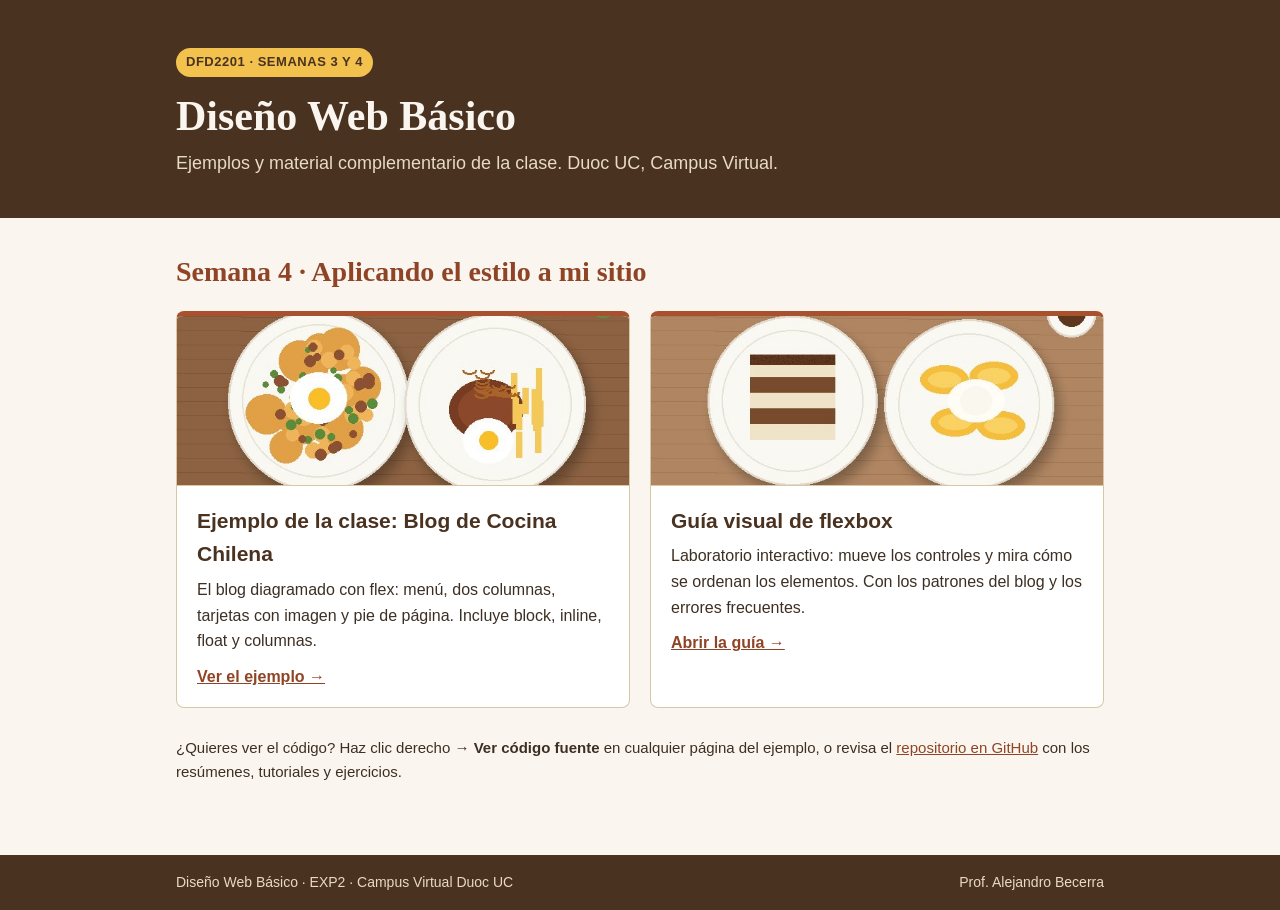
<file: index.html>
<!DOCTYPE html>
<html lang="es">
<head>
    <meta charset="UTF-8">
    <meta name="viewport" content="width=device-width, initial-scale=1.0">
    <title>Diseño Web Básico · Material de clase</title>
    <style>
        * { box-sizing: border-box; }
        body {
            margin: 0;
            font-family: Arial, Helvetica, sans-serif;
            line-height: 1.6;
            color: #3d2f23;
            background-color: #faf6ef;
        }
        .cabecera {
            background-color: #4a3221;
            color: #faf6ef;
            padding: 48px 20px 40px;
        }
        .contenedor {
            max-width: 960px;
            margin: 0 auto;
            padding: 0 16px;
        }
        .etiqueta {
            display: inline-block;
            font-size: 13px;
            font-weight: bold;
            text-transform: uppercase;
            letter-spacing: .04em;
            padding: 4px 10px;
            border-radius: 999px;
            background-color: #f2c14e;
            color: #4a3221;
        }
        h1 {
            font-family: Georgia, 'Times New Roman', serif;
            font-size: 42px;
            line-height: 1.2;
            margin: 14px 0 8px;
        }
        .cabecera p { margin: 0; color: #e8dac5; font-size: 18px; }
        main.contenedor { padding-top: 32px; padding-bottom: 56px; }
        h2 {
            font-family: Georgia, 'Times New Roman', serif;
            color: #8f4426;
            font-size: 28px;
            margin: 0 0 16px;
        }
        .tarjetas {
            display: flex;
            flex-wrap: wrap;
            gap: 20px;
        }
        .tarjeta {
            flex: 1 1 280px;
            display: flex;
            flex-direction: column;
            background-color: #ffffff;
            border: 1px solid #d9c6a5;
            border-top: 5px solid #a8512e;
            border-radius: 8px;
            overflow: hidden;
            color: inherit;
            text-decoration: none;
        }
        .tarjeta img {
            display: block;
            width: 100%;
            height: 170px;
            object-fit: cover;
            border-bottom: 1px solid #d9c6a5;
        }
        .tarjeta-cuerpo { flex: 1; padding: 18px 20px; }
        .tarjeta h3 { margin: 0 0 6px; font-size: 21px; color: #4a3221; }
        .tarjeta p { margin: 0 0 10px; }
        .ver { font-weight: bold; color: #8f4426; text-decoration: underline; }
        .tarjeta:hover { border-top-color: #4a3221; }
        .tarjeta:hover .ver { color: #4a3221; }
        .nota { margin-top: 28px; font-size: 15px; }
        .nota a { color: #8f4426; }
        .pie-pagina {
            background-color: #4a3221;
            color: #e8dac5;
            font-size: 14px;
            padding: 16px 0;
        }
        .pie-pagina .contenedor {
            display: flex;
            flex-wrap: wrap;
            justify-content: space-between;
            gap: 8px;
        }
        .pie-pagina p { margin: 0; }
        @media (max-width: 600px) { h1 { font-size: 32px; } }
    </style>
</head>
<body>

    <header class="cabecera">
        <div class="contenedor">
            <span class="etiqueta">DFD2201 · Semanas 3 y 4</span>
            <h1>Diseño Web Básico</h1>
            <p>Ejemplos y material complementario de la clase. Duoc UC, Campus Virtual.</p>
        </div>
    </header>

    <main class="contenedor">
        <h2>Semana 4 · Aplicando el estilo a mi sitio</h2>

        <div class="tarjetas">
            <a class="tarjeta" href="semana-04/material-clase/index.html">
                <img src="semana-04/material-clase/assets/img/platos-de-fondo.jpg" alt="Platos de charquicán y bife a lo pobre sobre una mesa de madera" width="640" height="400">
                <div class="tarjeta-cuerpo">
                    <h3>Ejemplo de la clase: Blog de Cocina Chilena</h3>
                    <p>El blog diagramado con flex: menú, dos columnas, tarjetas con imagen y pie de página. Incluye block, inline, float y columnas.</p>
                    <span class="ver">Ver el ejemplo →</span>
                </div>
            </a>

            <a class="tarjeta" href="semana-04/index.html">
                <img src="semana-04/material-clase/assets/img/postres.jpg" alt="Tiramisú y papayas con crema sobre una mesa de madera" width="640" height="400">
                <div class="tarjeta-cuerpo">
                    <h3>Guía visual de flexbox</h3>
                    <p>Laboratorio interactivo: mueve los controles y mira cómo se ordenan los elementos. Con los patrones del blog y los errores frecuentes.</p>
                    <span class="ver">Abrir la guía →</span>
                </div>
            </a>
        </div>

        <p class="nota">¿Quieres ver el código? Haz clic derecho → <strong>Ver código fuente</strong> en cualquier página del ejemplo, o revisa el <a href="https://github.com/abecerraguz/diseno-web-basico-001A">repositorio en GitHub</a> con los resúmenes, tutoriales y ejercicios.</p>
    </main>

    <footer class="pie-pagina">
        <div class="contenedor">
            <p>Diseño Web Básico · EXP2 · Campus Virtual Duoc UC</p>
            <p>Prof. Alejandro Becerra</p>
        </div>
    </footer>

</body>
</html>
</file>
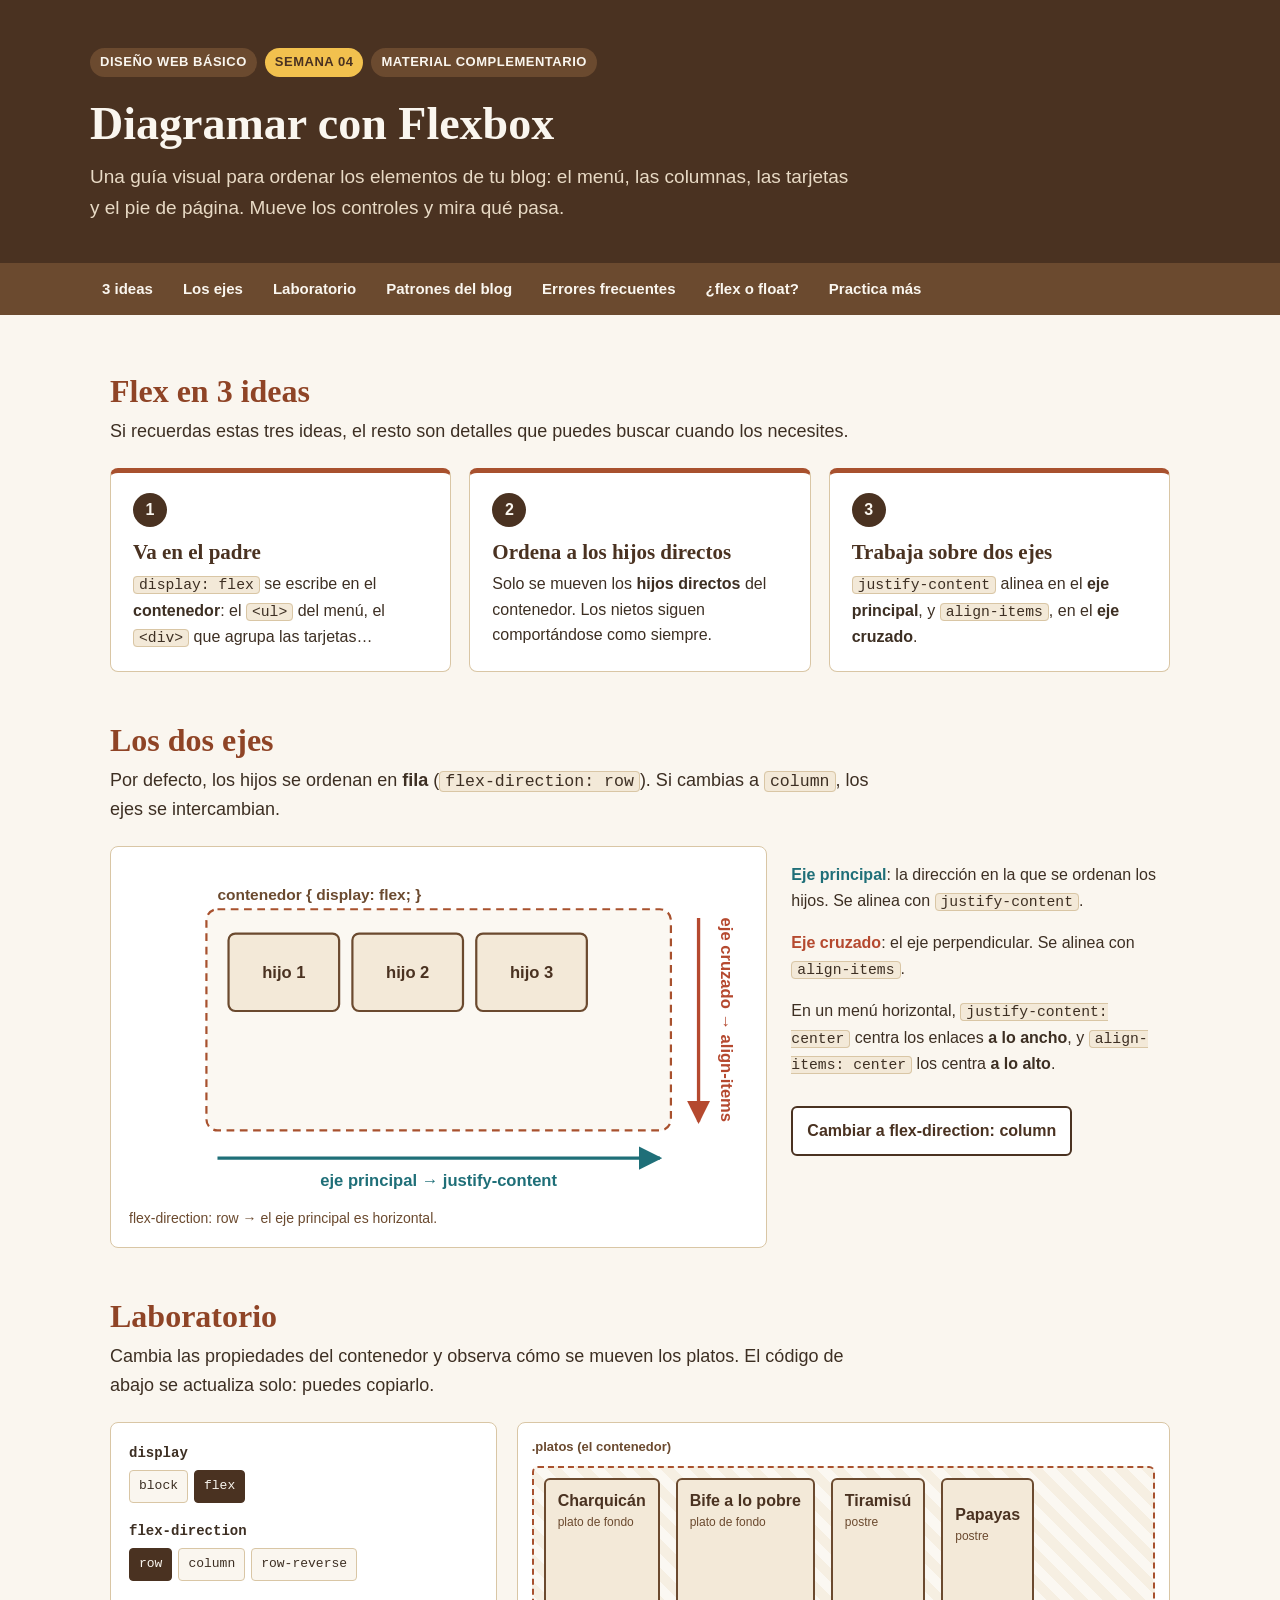
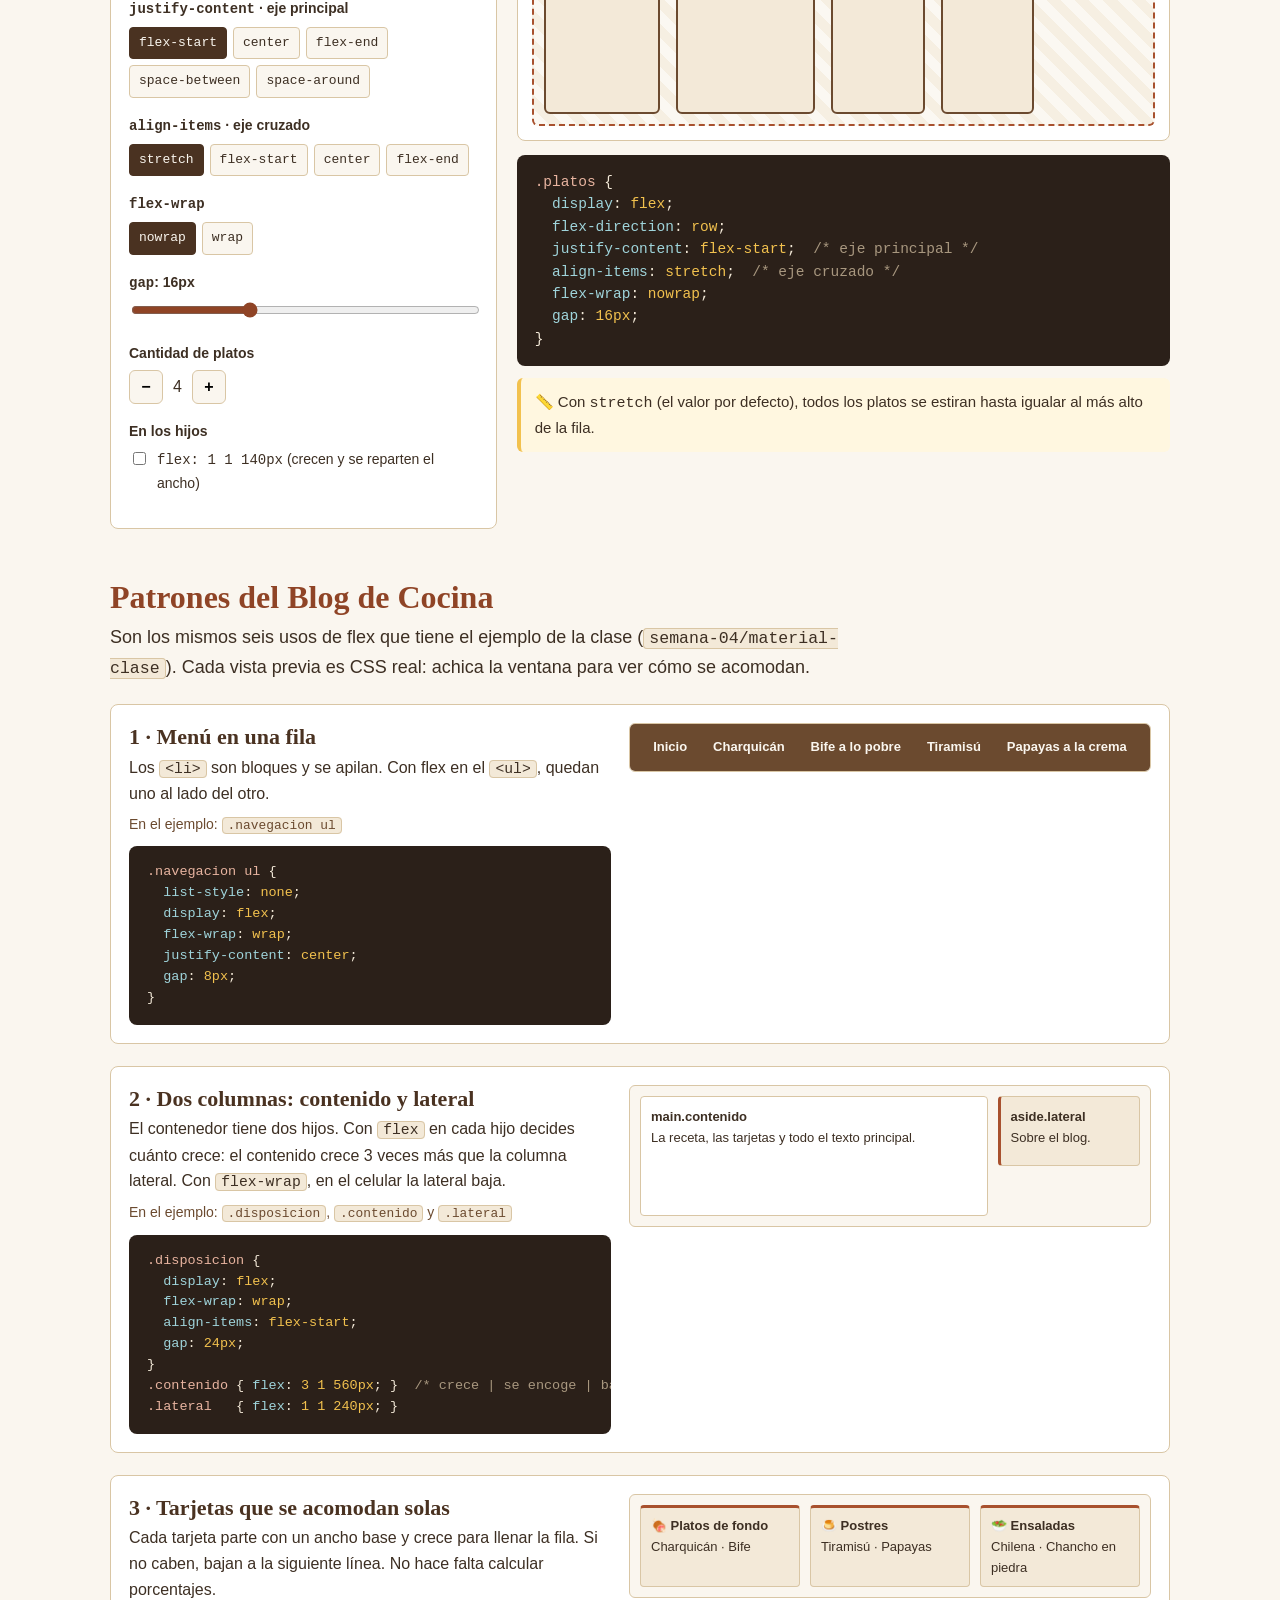
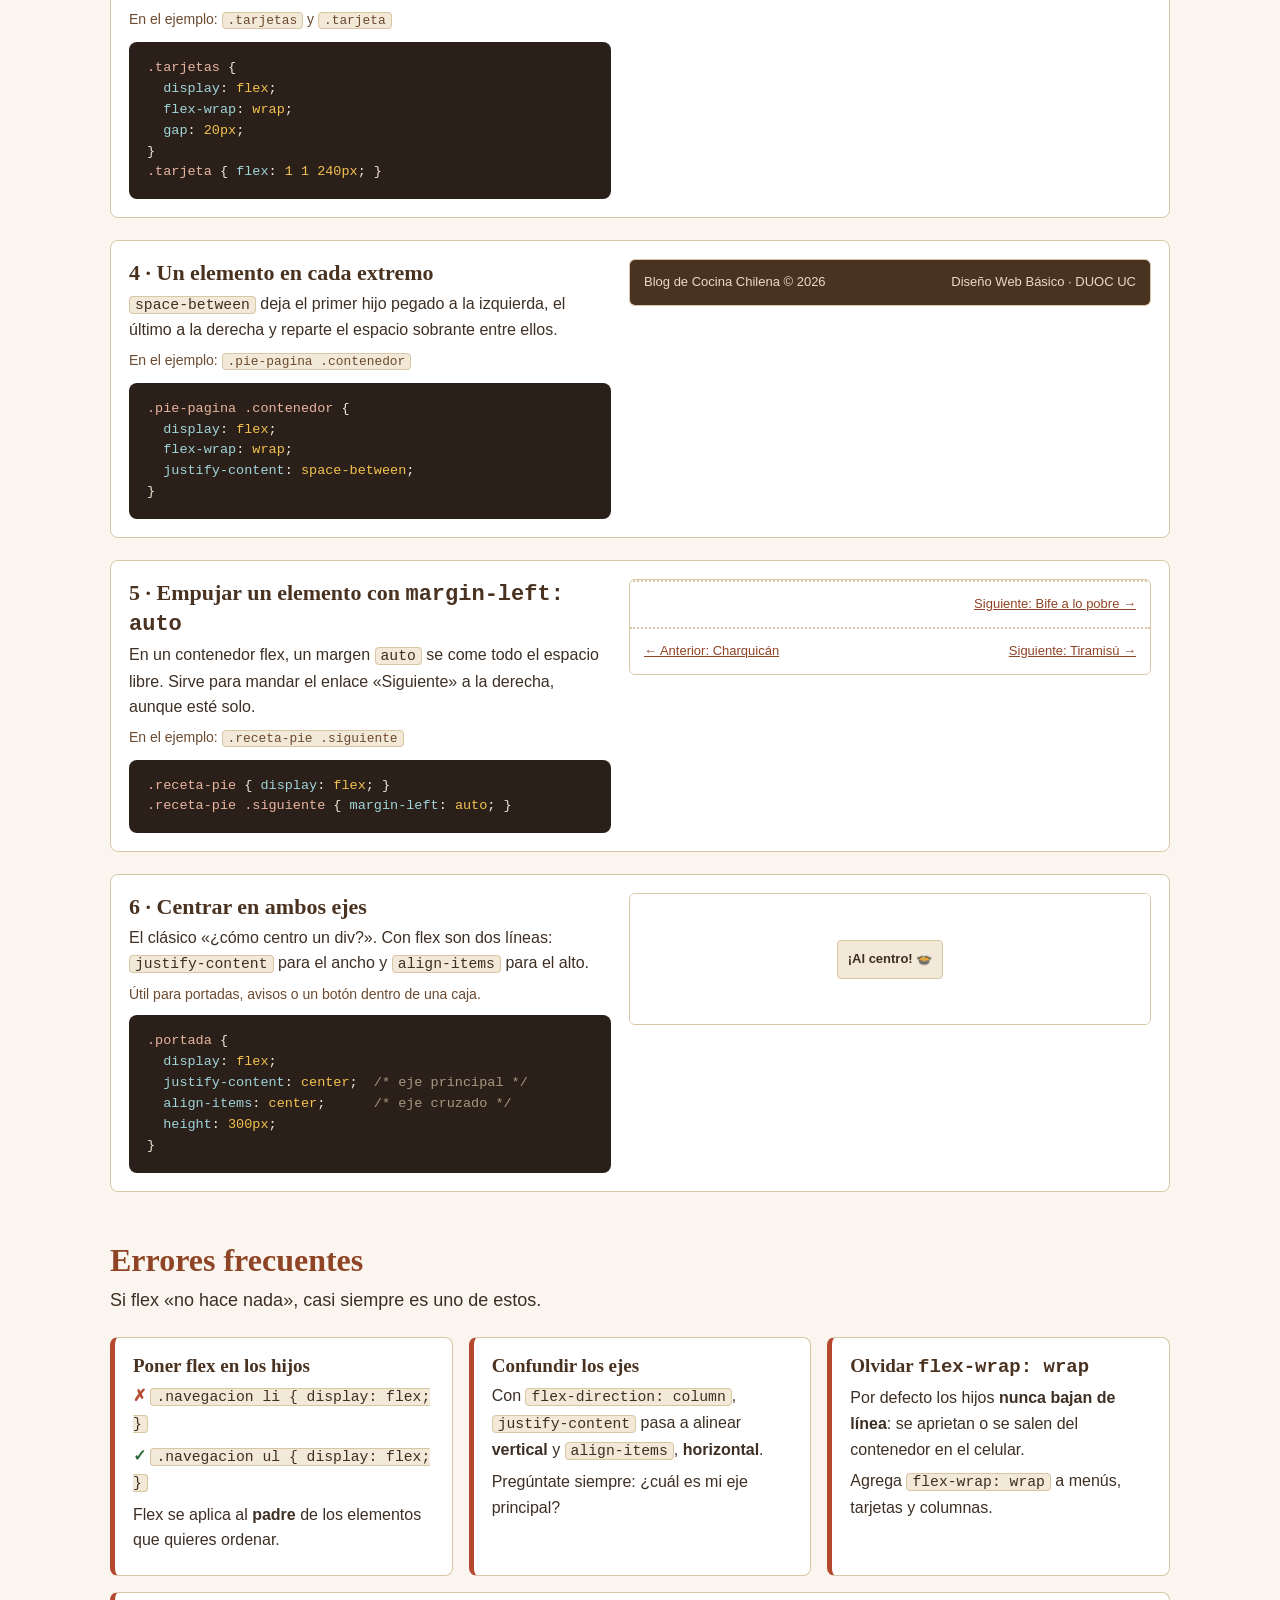
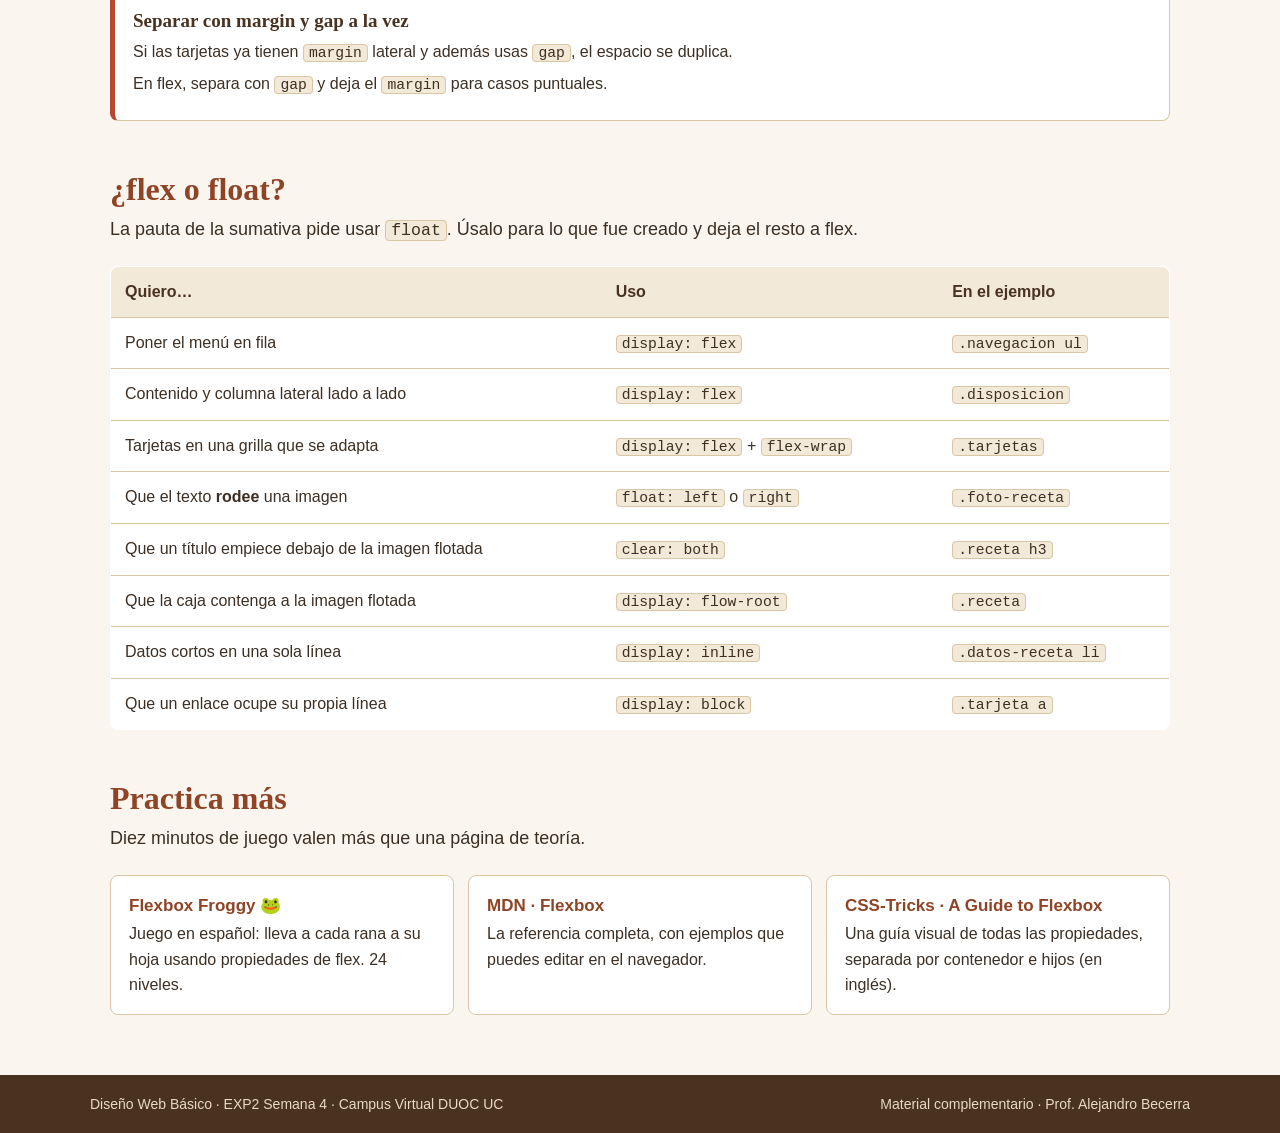
<file: semana-04/index.html>
<!DOCTYPE html>
<html lang="es">
<head>
<meta charset="UTF-8">
<meta name="viewport" content="width=device-width, initial-scale=1.0">
<title>Flexbox · Guía visual</title>
<style>
  :root {
    --cafe-oscuro: #4a3221;
    --cafe: #6b4a2f;
    --terracota: #8f4426;
    --terracota-cl: #a8512e;
    --crema: #faf6ef;
    --crema-c: #f3e9d8;
    --borde: #d9c6a5;
    --texto: #3d2f23;
    --blanco: #ffffff;
    --principal: #1f6f78;
    --cruzado: #b5492f;
    --codigo-bg: #2b2019;
    --codigo-tx: #f3e9d8;
  }
  * { box-sizing: border-box; }
  body {
    margin: 0;
    font-family: Arial, Helvetica, sans-serif;
    font-size: 16px;
    line-height: 1.6;
    color: var(--texto);
    background: var(--crema);
  }
  h1, h2, h3 { font-family: Georgia, 'Times New Roman', serif; line-height: 1.25; }
  code, pre { font-family: 'SFMono-Regular', Consolas, 'Liberation Mono', Menlo, monospace; }
  p code, li code, td code {
    background: var(--crema-c);
    border: 1px solid var(--borde);
    border-radius: 4px;
    padding: 0 5px;
    font-size: 0.92em;
  }
  a { color: var(--terracota); }
  a:hover { color: var(--cafe-oscuro); }

  /* ---------- cabecera ---------- */
  .portada {
    background: var(--cafe-oscuro);
    color: var(--crema);
    padding: 48px 20px 40px;
  }
  .portada .ancho { max-width: 1100px; margin: 0 auto; }
  .etiquetas { display: flex; flex-wrap: wrap; gap: 8px; margin-bottom: 18px; }
  .etiqueta {
    font-size: 13px; font-weight: bold; letter-spacing: .04em; text-transform: uppercase;
    padding: 4px 10px; border-radius: 999px; background: var(--cafe); color: var(--crema);
  }
  .etiqueta.amarilla { background: #f2c14e; color: var(--cafe-oscuro); }
  .portada h1 { font-size: 46px; margin: 0 0 10px; }
  .portada p { font-size: 19px; max-width: 760px; margin: 0; color: #e8dac5; }

  .indice {
    position: sticky; top: 0; z-index: 5;
    background: var(--cafe);
    padding: 8px 20px;
  }
  .indice ul {
    list-style: none; margin: 0 auto; padding: 0; max-width: 1100px;
    display: flex; flex-wrap: wrap; gap: 4px 6px;
  }
  .indice a {
    display: block; padding: 6px 12px; border-radius: 4px;
    color: var(--crema); text-decoration: none; font-weight: bold; font-size: 15px;
  }
  .indice a:hover { background: var(--cafe-oscuro); color: var(--blanco); }

  main { max-width: 1100px; margin: 0 auto; padding: 8px 20px 60px; }
  section { margin-top: 48px; scroll-margin-top: 64px; }
  section > h2 { font-size: 32px; color: var(--terracota); margin: 0 0 6px; }
  .bajada { margin: 0 0 22px; font-size: 18px; max-width: 780px; }

  /* ---------- 3 ideas ---------- */
  .ideas { display: flex; flex-wrap: wrap; gap: 18px; }
  .idea {
    flex: 1 1 260px;
    background: var(--blanco);
    border: 1px solid var(--borde);
    border-top: 5px solid var(--terracota-cl);
    border-radius: 8px;
    padding: 20px 22px;
  }
  .idea .num {
    display: inline-flex; align-items: center; justify-content: center;
    width: 34px; height: 34px; border-radius: 50%;
    background: var(--cafe-oscuro); color: var(--crema); font-weight: bold;
  }
  .idea h3 { font-size: 21px; margin: 12px 0 6px; color: var(--cafe-oscuro); }
  .idea p { margin: 0; }

  /* ---------- ejes ---------- */
  .ejes {
    display: flex; flex-wrap: wrap; gap: 24px; align-items: stretch;
  }
  .ejes figure {
    flex: 2 1 460px; margin: 0;
    background: var(--blanco); border: 1px solid var(--borde); border-radius: 8px; padding: 18px;
  }
  .ejes figcaption { font-size: 14px; color: var(--cafe); margin-top: 10px; }
  .ejes .explica { flex: 1 1 280px; }
  .ejes svg { width: 100%; height: auto; display: block; }
  .chip-eje { font-weight: bold; }
  .chip-eje.p { color: var(--principal); }
  .chip-eje.c { color: var(--cruzado); }
  .boton-eje {
    margin-top: 12px;
    font: inherit; font-weight: bold; cursor: pointer;
    padding: 10px 14px; border-radius: 6px;
    border: 2px solid var(--cafe-oscuro); background: var(--blanco); color: var(--cafe-oscuro);
  }
  .boton-eje:hover { background: var(--cafe-oscuro); color: var(--crema); }

  /* ---------- laboratorio ---------- */
  .lab {
    display: flex; flex-wrap: wrap; gap: 20px; align-items: flex-start;
  }
  .controles {
    flex: 1 1 300px;
    background: var(--blanco); border: 1px solid var(--borde); border-radius: 8px; padding: 18px;
  }
  .control { margin-bottom: 16px; }
  .control > span { display: block; font-weight: bold; font-size: 14px; margin-bottom: 6px; }
  .control > span code { font-weight: bold; }
  .opciones { display: flex; flex-wrap: wrap; gap: 6px; }
  .opciones button {
    font: inherit; font-size: 13px; cursor: pointer;
    padding: 5px 9px; border-radius: 4px;
    border: 1px solid var(--borde); background: var(--crema); color: var(--texto);
    font-family: 'SFMono-Regular', Consolas, 'Liberation Mono', Menlo, monospace;
  }
  .opciones button:hover { border-color: var(--cafe); }
  .opciones button[aria-pressed="true"] {
    background: var(--cafe-oscuro); border-color: var(--cafe-oscuro); color: var(--crema);
  }
  .control input[type=range] { width: 100%; accent-color: var(--terracota); }
  .fila-items { display: flex; align-items: center; gap: 10px; }
  .fila-items button {
    font: inherit; font-weight: bold; width: 34px; height: 34px; cursor: pointer;
    border-radius: 6px; border: 1px solid var(--borde); background: var(--crema);
  }
  .control label { display: flex; align-items: flex-start; gap: 8px; font-size: 14px; cursor: pointer; }
  .control label code { white-space: nowrap; }
  .control label input { margin-top: 4px; }

  .resultado { flex: 2 1 480px; min-width: 0; }
  .marco {
    background: var(--blanco); border: 1px solid var(--borde); border-radius: 8px; padding: 14px;
  }
  .marco-titulo { font-size: 13px; font-weight: bold; color: var(--cafe); margin: 0 0 8px; }
  #escenario {
    min-height: 260px;
    padding: 10px;
    border: 2px dashed var(--terracota-cl);
    border-radius: 6px;
    background: repeating-linear-gradient(45deg, #fbf8f2, #fbf8f2 10px, #f6efe2 10px, #f6efe2 20px);
    transition: all .2s;
  }
  .plato {
    background: var(--crema-c);
    border: 2px solid var(--cafe);
    border-radius: 6px;
    padding: 8px 12px;
    font-weight: bold;
    color: var(--cafe-oscuro);
    min-width: 90px;
  }
  .plato small { display: block; font-weight: normal; font-size: 12px; color: var(--cafe); }
  .plato:nth-child(2) { padding-bottom: 30px; }
  .plato:nth-child(4) { padding-top: 22px; padding-bottom: 22px; }
  pre.codigo {
    margin: 14px 0 0;
    background: var(--codigo-bg); color: var(--codigo-tx);
    border-radius: 8px; padding: 16px 18px;
    overflow-x: auto; font-size: 14.5px; line-height: 1.55;
  }
  pre.codigo .p { color: #9fd4db; }
  pre.codigo .v { color: #f2c14e; }
  pre.codigo .s { color: #e8b4a0; }
  pre.codigo .c { color: #a8977f; }
  .pista {
    margin-top: 12px; padding: 12px 14px; border-radius: 6px;
    background: #fff7e0; border-left: 4px solid #f2c14e; font-size: 15px;
  }

  /* ---------- patrones ---------- */
  .patrones { display: flex; flex-direction: column; gap: 22px; }
  .patron {
    display: flex; flex-wrap: wrap; gap: 18px;
    background: var(--blanco); border: 1px solid var(--borde); border-radius: 8px; padding: 18px;
  }
  .patron .info { flex: 1 1 300px; min-width: 0; }
  .patron .info h3 { margin: 0 0 4px; font-size: 22px; color: var(--cafe-oscuro); }
  .patron .info p { margin: 0 0 6px; }
  .patron .info .donde { font-size: 14px; color: var(--cafe); }
  .patron .vista { flex: 1 1 340px; min-width: 0; }
  .patron pre.codigo { margin-top: 10px; font-size: 13.5px; }
  .mini {
    border: 1px solid var(--borde); border-radius: 6px; overflow: hidden; background: var(--crema);
    font-size: 13px;
  }
  .mini .caja-hija {
    background: var(--crema-c); border: 1px solid var(--borde); border-radius: 4px; padding: 8px 10px;
  }
  /* patrón 1: menú */
  .m-menu { background: var(--cafe); padding: 8px; }
  .m-menu ul { list-style: none; margin: 0; padding: 0; display: flex; flex-wrap: wrap; justify-content: center; gap: 6px; }
  .m-menu a { display: block; padding: 5px 10px; border-radius: 4px; color: var(--crema); text-decoration: none; font-weight: bold; }
  .m-menu a:hover { background: var(--cafe-oscuro); }
  /* patrón 2: dos columnas */
  .m-cols { display: flex; flex-wrap: wrap; gap: 10px; padding: 10px; align-items: flex-start; }
  .m-cols .principal { flex: 3 1 160px; background: var(--blanco); border: 1px solid var(--borde); border-radius: 4px; padding: 10px; min-height: 120px; }
  .m-cols .lado { flex: 1 1 80px; background: var(--crema-c); border: 1px solid var(--borde); border-left: 3px solid var(--terracota-cl); border-radius: 4px; padding: 10px; min-height: 70px; }
  /* patrón 3: tarjetas */
  .m-tarjetas { display: flex; flex-wrap: wrap; gap: 10px; padding: 10px; }
  .m-tarjetas .caja-hija { flex: 1 1 110px; border-top: 3px solid var(--terracota-cl); }
  /* patrón 4: extremos */
  .m-extremos { display: flex; flex-wrap: wrap; justify-content: space-between; gap: 8px; padding: 12px 14px; background: var(--cafe-oscuro); color: #e8dac5; }
  /* patrón 5: margin auto */
  .m-auto { display: flex; gap: 8px; padding: 12px 14px; border-top: 2px dotted var(--borde); background: var(--blanco); }
  .m-auto .siguiente { margin-left: auto; }
  .m-auto a { color: var(--terracota); }
  /* patrón 6: centrar */
  .m-centro { display: flex; justify-content: center; align-items: center; height: 130px; background: var(--blanco); }
  .m-centro .caja-hija { font-weight: bold; }

  /* ---------- errores y tabla ---------- */
  .errores { display: flex; flex-wrap: wrap; gap: 16px; }
  .error {
    flex: 1 1 300px;
    background: var(--blanco); border: 1px solid var(--borde); border-left: 5px solid var(--cruzado);
    border-radius: 8px; padding: 16px 18px;
  }
  .error h3 { margin: 0 0 6px; font-size: 19px; color: var(--cafe-oscuro); }
  .error p { margin: 0 0 6px; }
  .error .bien { color: #2f6b3a; font-weight: bold; }
  .error .mal { color: var(--cruzado); font-weight: bold; }

  table { width: 100%; border-collapse: collapse; background: var(--blanco); border: 1px solid var(--borde); border-radius: 8px; overflow: hidden; }
  th, td { text-align: left; padding: 12px 14px; border-bottom: 1px solid var(--borde); vertical-align: top; }
  th { background: var(--crema-c); color: var(--cafe-oscuro); }
  tr:last-child td { border-bottom: 0; }
  .tabla-envoltorio { overflow-x: auto; }

  .recursos { display: flex; flex-wrap: wrap; gap: 14px; }
  .recurso {
    flex: 1 1 240px; display: block; text-decoration: none; color: var(--texto);
    background: var(--blanco); border: 1px solid var(--borde); border-radius: 8px; padding: 16px 18px;
  }
  .recurso:hover { border-color: var(--terracota); color: var(--texto); }
  .recurso strong { display: block; color: var(--terracota); font-size: 17px; margin-bottom: 2px; }

  footer {
    background: var(--cafe-oscuro); color: #e8dac5; font-size: 14px; padding: 18px 20px;
  }
  footer .ancho { max-width: 1100px; margin: 0 auto; display: flex; flex-wrap: wrap; justify-content: space-between; gap: 8px; }

  @media (max-width: 600px) {
    .portada h1 { font-size: 34px; }
    section > h2 { font-size: 26px; }
  }
</style>
</head>
<body>

<header class="portada">
  <div class="ancho">
    <div class="etiquetas">
      <span class="etiqueta">Diseño Web Básico</span>
      <span class="etiqueta amarilla">Semana 04</span>
      <span class="etiqueta">Material complementario</span>
    </div>
    <h1>Diagramar con Flexbox</h1>
    <p>Una guía visual para ordenar los elementos de tu blog: el menú, las columnas, las tarjetas y el pie de página. Mueve los controles y mira qué pasa.</p>
  </div>
</header>

<nav class="indice" aria-label="Secciones de la guía">
  <ul>
    <li><a href="#ideas">3 ideas</a></li>
    <li><a href="#ejes">Los ejes</a></li>
    <li><a href="#laboratorio">Laboratorio</a></li>
    <li><a href="#patrones">Patrones del blog</a></li>
    <li><a href="#errores">Errores frecuentes</a></li>
    <li><a href="#flex-o-float">¿flex o float?</a></li>
    <li><a href="#practica">Practica más</a></li>
  </ul>
</nav>

<main>

  <!-- ================= 3 IDEAS ================= -->
  <section id="ideas">
    <h2>Flex en 3 ideas</h2>
    <p class="bajada">Si recuerdas estas tres ideas, el resto son detalles que puedes buscar cuando los necesites.</p>
    <div class="ideas">
      <article class="idea">
        <span class="num">1</span>
        <h3>Va en el padre</h3>
        <p><code>display: flex</code> se escribe en el <strong>contenedor</strong>: el <code>&lt;ul&gt;</code> del menú, el <code>&lt;div&gt;</code> que agrupa las tarjetas…</p>
      </article>
      <article class="idea">
        <span class="num">2</span>
        <h3>Ordena a los hijos directos</h3>
        <p>Solo se mueven los <strong>hijos directos</strong> del contenedor. Los nietos siguen comportándose como siempre.</p>
      </article>
      <article class="idea">
        <span class="num">3</span>
        <h3>Trabaja sobre dos ejes</h3>
        <p><code>justify-content</code> alinea en el <strong>eje principal</strong>, y <code>align-items</code>, en el <strong>eje cruzado</strong>.</p>
      </article>
    </div>
  </section>

  <!-- ================= EJES ================= -->
  <section id="ejes">
    <h2>Los dos ejes</h2>
    <p class="bajada">Por defecto, los hijos se ordenan en <strong>fila</strong> (<code>flex-direction: row</code>). Si cambias a <code>column</code>, los ejes se intercambian.</p>
    <div class="ejes">
      <figure>
        <svg id="svg-ejes" viewBox="0 0 560 300" role="img" aria-labelledby="t-ejes">
          <title id="t-ejes">Contenedor flex con tres hijos y sus dos ejes</title>
          <defs>
            <marker id="fp" viewBox="0 0 10 10" refX="9" refY="5" markerWidth="7" markerHeight="7" orient="auto-start-reverse"><path d="M0,0 L10,5 L0,10 z" fill="#1f6f78"/></marker>
            <marker id="fc" viewBox="0 0 10 10" refX="9" refY="5" markerWidth="7" markerHeight="7" orient="auto-start-reverse"><path d="M0,0 L10,5 L0,10 z" fill="#b5492f"/></marker>
          </defs>
          <rect x="70" y="40" width="420" height="200" rx="10" fill="#fbf8f2" stroke="#a8512e" stroke-width="2" stroke-dasharray="7 5"/>
          <text x="80" y="32" font-size="14" fill="#6b4a2f" font-weight="bold">contenedor  { display: flex; }</text>
          <g id="hijos"></g>
          <g id="eje-p"></g>
          <g id="eje-c"></g>
        </svg>
        <figcaption id="cap-ejes">flex-direction: row → el eje principal es horizontal.</figcaption>
      </figure>
      <div class="explica">
        <p><span class="chip-eje p">Eje principal</span>: la dirección en la que se ordenan los hijos. Se alinea con <code>justify-content</code>.</p>
        <p><span class="chip-eje c">Eje cruzado</span>: el eje perpendicular. Se alinea con <code>align-items</code>.</p>
        <p>En un menú horizontal, <code>justify-content: center</code> centra los enlaces <strong>a lo ancho</strong>, y <code>align-items: center</code> los centra <strong>a lo alto</strong>.</p>
        <button type="button" class="boton-eje" id="cambiar-eje">Cambiar a flex-direction: column</button>
      </div>
    </div>
  </section>

  <!-- ================= LABORATORIO ================= -->
  <section id="laboratorio">
    <h2>Laboratorio</h2>
    <p class="bajada">Cambia las propiedades del contenedor y observa cómo se mueven los platos. El código de abajo se actualiza solo: puedes copiarlo.</p>
    <div class="lab">
      <div class="controles" id="controles">
        <div class="control">
          <span><code>display</code></span>
          <div class="opciones" data-prop="display">
            <button type="button" data-val="block">block</button>
            <button type="button" data-val="flex">flex</button>
          </div>
        </div>
        <div class="control">
          <span><code>flex-direction</code></span>
          <div class="opciones" data-prop="flex-direction">
            <button type="button" data-val="row">row</button>
            <button type="button" data-val="column">column</button>
            <button type="button" data-val="row-reverse">row-reverse</button>
          </div>
        </div>
        <div class="control">
          <span><code>justify-content</code> · eje principal</span>
          <div class="opciones" data-prop="justify-content">
            <button type="button" data-val="flex-start">flex-start</button>
            <button type="button" data-val="center">center</button>
            <button type="button" data-val="flex-end">flex-end</button>
            <button type="button" data-val="space-between">space-between</button>
            <button type="button" data-val="space-around">space-around</button>
          </div>
        </div>
        <div class="control">
          <span><code>align-items</code> · eje cruzado</span>
          <div class="opciones" data-prop="align-items">
            <button type="button" data-val="stretch">stretch</button>
            <button type="button" data-val="flex-start">flex-start</button>
            <button type="button" data-val="center">center</button>
            <button type="button" data-val="flex-end">flex-end</button>
          </div>
        </div>
        <div class="control">
          <span><code>flex-wrap</code></span>
          <div class="opciones" data-prop="flex-wrap">
            <button type="button" data-val="nowrap">nowrap</button>
            <button type="button" data-val="wrap">wrap</button>
          </div>
        </div>
        <div class="control">
          <span><code>gap</code>: <output id="gap-valor">16px</output></span>
          <input type="range" id="gap" min="0" max="48" step="4" value="16" aria-label="gap en píxeles">
        </div>
        <div class="control">
          <span>Cantidad de platos</span>
          <div class="fila-items">
            <button type="button" id="menos" aria-label="Quitar un plato">−</button>
            <output id="cantidad">4</output>
            <button type="button" id="mas" aria-label="Agregar un plato">+</button>
          </div>
        </div>
        <div class="control">
          <span>En los hijos</span>
          <label><input type="checkbox" id="crecer"> <span><code>flex: 1 1 140px</code> (crecen y se reparten el ancho)</span></label>
        </div>
      </div>

      <div class="resultado">
        <div class="marco">
          <p class="marco-titulo">.platos (el contenedor)</p>
          <div id="escenario"></div>
        </div>
        <pre class="codigo" id="codigo" aria-live="polite"></pre>
        <div class="pista" id="pista"></div>
      </div>
    </div>
  </section>

  <!-- ================= PATRONES ================= -->
  <section id="patrones">
    <h2>Patrones del Blog de Cocina</h2>
    <p class="bajada">Son los mismos seis usos de flex que tiene el ejemplo de la clase (<code>semana-04/material-clase</code>). Cada vista previa es CSS real: achica la ventana para ver cómo se acomodan.</p>

    <div class="patrones">

      <article class="patron">
        <div class="info">
          <h3>1 · Menú en una fila</h3>
          <p>Los <code>&lt;li&gt;</code> son bloques y se apilan. Con flex en el <code>&lt;ul&gt;</code>, quedan uno al lado del otro.</p>
          <p class="donde">En el ejemplo: <code>.navegacion ul</code></p>
          <pre class="codigo"><span class="s">.navegacion ul</span> {
  <span class="p">list-style</span>: <span class="v">none</span>;
  <span class="p">display</span>: <span class="v">flex</span>;
  <span class="p">flex-wrap</span>: <span class="v">wrap</span>;
  <span class="p">justify-content</span>: <span class="v">center</span>;
  <span class="p">gap</span>: <span class="v">8px</span>;
}</pre>
        </div>
        <div class="vista">
          <div class="mini">
            <nav class="m-menu" aria-label="Ejemplo de menú">
              <ul>
                <li><a href="#patrones">Inicio</a></li>
                <li><a href="#patrones">Charquicán</a></li>
                <li><a href="#patrones">Bife a lo pobre</a></li>
                <li><a href="#patrones">Tiramisú</a></li>
                <li><a href="#patrones">Papayas a la crema</a></li>
              </ul>
            </nav>
          </div>
        </div>
      </article>

      <article class="patron">
        <div class="info">
          <h3>2 · Dos columnas: contenido y lateral</h3>
          <p>El contenedor tiene dos hijos. Con <code>flex</code> en cada hijo decides cuánto crece: el contenido crece 3 veces más que la columna lateral. Con <code>flex-wrap</code>, en el celular la lateral baja.</p>
          <p class="donde">En el ejemplo: <code>.disposicion</code>, <code>.contenido</code> y <code>.lateral</code></p>
          <pre class="codigo"><span class="s">.disposicion</span> {
  <span class="p">display</span>: <span class="v">flex</span>;
  <span class="p">flex-wrap</span>: <span class="v">wrap</span>;
  <span class="p">align-items</span>: <span class="v">flex-start</span>;
  <span class="p">gap</span>: <span class="v">24px</span>;
}
<span class="s">.contenido</span> { <span class="p">flex</span>: <span class="v">3 1 560px</span>; }  <span class="c">/* crece | se encoge | base */</span>
<span class="s">.lateral</span>   { <span class="p">flex</span>: <span class="v">1 1 240px</span>; }</pre>
        </div>
        <div class="vista">
          <div class="mini">
            <div class="m-cols">
              <div class="principal"><strong>main.contenido</strong><br>La receta, las tarjetas y todo el texto principal.</div>
              <div class="lado"><strong>aside.lateral</strong><br>Sobre el blog.</div>
            </div>
          </div>
        </div>
      </article>

      <article class="patron">
        <div class="info">
          <h3>3 · Tarjetas que se acomodan solas</h3>
          <p>Cada tarjeta parte con un ancho base y crece para llenar la fila. Si no caben, bajan a la siguiente línea. No hace falta calcular porcentajes.</p>
          <p class="donde">En el ejemplo: <code>.tarjetas</code> y <code>.tarjeta</code></p>
          <pre class="codigo"><span class="s">.tarjetas</span> {
  <span class="p">display</span>: <span class="v">flex</span>;
  <span class="p">flex-wrap</span>: <span class="v">wrap</span>;
  <span class="p">gap</span>: <span class="v">20px</span>;
}
<span class="s">.tarjeta</span> { <span class="p">flex</span>: <span class="v">1 1 240px</span>; }</pre>
        </div>
        <div class="vista">
          <div class="mini">
            <div class="m-tarjetas">
              <div class="caja-hija"><strong>🍖 Platos de fondo</strong><br>Charquicán · Bife</div>
              <div class="caja-hija"><strong>🍮 Postres</strong><br>Tiramisú · Papayas</div>
              <div class="caja-hija"><strong>🥗 Ensaladas</strong><br>Chilena · Chancho en piedra</div>
            </div>
          </div>
        </div>
      </article>

      <article class="patron">
        <div class="info">
          <h3>4 · Un elemento en cada extremo</h3>
          <p><code>space-between</code> deja el primer hijo pegado a la izquierda, el último a la derecha y reparte el espacio sobrante entre ellos.</p>
          <p class="donde">En el ejemplo: <code>.pie-pagina .contenedor</code></p>
          <pre class="codigo"><span class="s">.pie-pagina .contenedor</span> {
  <span class="p">display</span>: <span class="v">flex</span>;
  <span class="p">flex-wrap</span>: <span class="v">wrap</span>;
  <span class="p">justify-content</span>: <span class="v">space-between</span>;
}</pre>
        </div>
        <div class="vista">
          <div class="mini">
            <div class="m-extremos">
              <span>Blog de Cocina Chilena © 2026</span>
              <span>Diseño Web Básico · DUOC UC</span>
            </div>
          </div>
        </div>
      </article>

      <article class="patron">
        <div class="info">
          <h3>5 · Empujar un elemento con <code>margin-left: auto</code></h3>
          <p>En un contenedor flex, un margen <code>auto</code> se come todo el espacio libre. Sirve para mandar el enlace «Siguiente» a la derecha, aunque esté solo.</p>
          <p class="donde">En el ejemplo: <code>.receta-pie .siguiente</code></p>
          <pre class="codigo"><span class="s">.receta-pie</span> { <span class="p">display</span>: <span class="v">flex</span>; }
<span class="s">.receta-pie .siguiente</span> { <span class="p">margin-left</span>: <span class="v">auto</span>; }</pre>
        </div>
        <div class="vista">
          <div class="mini">
            <div class="m-auto">
              <a class="siguiente" href="#patrones">Siguiente: Bife a lo pobre →</a>
            </div>
            <div class="m-auto">
              <a href="#patrones">← Anterior: Charquicán</a>
              <a class="siguiente" href="#patrones">Siguiente: Tiramisú →</a>
            </div>
          </div>
        </div>
      </article>

      <article class="patron">
        <div class="info">
          <h3>6 · Centrar en ambos ejes</h3>
          <p>El clásico «¿cómo centro un div?». Con flex son dos líneas: <code>justify-content</code> para el ancho y <code>align-items</code> para el alto.</p>
          <p class="donde">Útil para portadas, avisos o un botón dentro de una caja.</p>
          <pre class="codigo"><span class="s">.portada</span> {
  <span class="p">display</span>: <span class="v">flex</span>;
  <span class="p">justify-content</span>: <span class="v">center</span>;  <span class="c">/* eje principal */</span>
  <span class="p">align-items</span>: <span class="v">center</span>;      <span class="c">/* eje cruzado */</span>
  <span class="p">height</span>: <span class="v">300px</span>;
}</pre>
        </div>
        <div class="vista">
          <div class="mini">
            <div class="m-centro"><div class="caja-hija">¡Al centro! 🍲</div></div>
          </div>
        </div>
      </article>

    </div>
  </section>

  <!-- ================= ERRORES ================= -->
  <section id="errores">
    <h2>Errores frecuentes</h2>
    <p class="bajada">Si flex «no hace nada», casi siempre es uno de estos.</p>
    <div class="errores">
      <article class="error">
        <h3>Poner flex en los hijos</h3>
        <p><span class="mal">✗</span> <code>.navegacion li { display: flex; }</code></p>
        <p><span class="bien">✓</span> <code>.navegacion ul { display: flex; }</code></p>
        <p>Flex se aplica al <strong>padre</strong> de los elementos que quieres ordenar.</p>
      </article>
      <article class="error">
        <h3>Confundir los ejes</h3>
        <p>Con <code>flex-direction: column</code>, <code>justify-content</code> pasa a alinear <strong>vertical</strong> y <code>align-items</code>, <strong>horizontal</strong>.</p>
        <p>Pregúntate siempre: ¿cuál es mi eje principal?</p>
      </article>
      <article class="error">
        <h3>Olvidar <code>flex-wrap: wrap</code></h3>
        <p>Por defecto los hijos <strong>nunca bajan de línea</strong>: se aprietan o se salen del contenedor en el celular.</p>
        <p>Agrega <code>flex-wrap: wrap</code> a menús, tarjetas y columnas.</p>
      </article>
      <article class="error">
        <h3>Separar con margin y gap a la vez</h3>
        <p>Si las tarjetas ya tienen <code>margin</code> lateral y además usas <code>gap</code>, el espacio se duplica.</p>
        <p>En flex, separa con <code>gap</code> y deja el <code>margin</code> para casos puntuales.</p>
      </article>
    </div>
  </section>

  <!-- ================= FLEX O FLOAT ================= -->
  <section id="flex-o-float">
    <h2>¿flex o float?</h2>
    <p class="bajada">La pauta de la sumativa pide usar <code>float</code>. Úsalo para lo que fue creado y deja el resto a flex.</p>
    <div class="tabla-envoltorio">
      <table>
        <thead>
          <tr><th>Quiero…</th><th>Uso</th><th>En el ejemplo</th></tr>
        </thead>
        <tbody>
          <tr><td>Poner el menú en fila</td><td><code>display: flex</code></td><td><code>.navegacion ul</code></td></tr>
          <tr><td>Contenido y columna lateral lado a lado</td><td><code>display: flex</code></td><td><code>.disposicion</code></td></tr>
          <tr><td>Tarjetas en una grilla que se adapta</td><td><code>display: flex</code> + <code>flex-wrap</code></td><td><code>.tarjetas</code></td></tr>
          <tr><td>Que el texto <strong>rodee</strong> una imagen</td><td><code>float: left</code> o <code>right</code></td><td><code>.foto-receta</code></td></tr>
          <tr><td>Que un título empiece debajo de la imagen flotada</td><td><code>clear: both</code></td><td><code>.receta h3</code></td></tr>
          <tr><td>Que la caja contenga a la imagen flotada</td><td><code>display: flow-root</code></td><td><code>.receta</code></td></tr>
          <tr><td>Datos cortos en una sola línea</td><td><code>display: inline</code></td><td><code>.datos-receta li</code></td></tr>
          <tr><td>Que un enlace ocupe su propia línea</td><td><code>display: block</code></td><td><code>.tarjeta a</code></td></tr>
        </tbody>
      </table>
    </div>
  </section>

  <!-- ================= PRÁCTICA ================= -->
  <section id="practica">
    <h2>Practica más</h2>
    <p class="bajada">Diez minutos de juego valen más que una página de teoría.</p>
    <div class="recursos">
      <a class="recurso" href="https://flexboxfroggy.com/#es" target="_blank" rel="noopener">
        <strong>Flexbox Froggy 🐸</strong>
        Juego en español: lleva a cada rana a su hoja usando propiedades de flex. 24 niveles.
      </a>
      <a class="recurso" href="https://developer.mozilla.org/es/docs/Learn/CSS/CSS_layout/Flexbox" target="_blank" rel="noopener">
        <strong>MDN · Flexbox</strong>
        La referencia completa, con ejemplos que puedes editar en el navegador.
      </a>
      <a class="recurso" href="https://css-tricks.com/snippets/css/a-guide-to-flexbox/" target="_blank" rel="noopener">
        <strong>CSS-Tricks · A Guide to Flexbox</strong>
        Una guía visual de todas las propiedades, separada por contenedor e hijos (en inglés).
      </a>
    </div>
  </section>

</main>

<footer>
  <div class="ancho">
    <span>Diseño Web Básico · EXP2 Semana 4 · Campus Virtual DUOC UC</span>
    <span>Material complementario · Prof. Alejandro Becerra</span>
  </div>
</footer>

<script>
  /* ---------- Diagrama de ejes ---------- */
  (function () {
    var svgNS = 'http://www.w3.org/2000/svg';
    var hijos = document.getElementById('hijos');
    var ejeP = document.getElementById('eje-p');
    var ejeC = document.getElementById('eje-c');
    var cap = document.getElementById('cap-ejes');
    var boton = document.getElementById('cambiar-eje');
    var columna = false;

    function el(tag, attrs, txt) {
      var n = document.createElementNS(svgNS, tag);
      for (var k in attrs) n.setAttribute(k, attrs[k]);
      if (txt) n.textContent = txt;
      return n;
    }
    function limpiar(g) { while (g.firstChild) g.removeChild(g.firstChild); }

    function dibujar() {
      limpiar(hijos); limpiar(ejeP); limpiar(ejeC);
      var nombres = ['hijo 1', 'hijo 2', 'hijo 3'];
      nombres.forEach(function (n, i) {
        var x, y, w, h;
        if (!columna) { x = 90 + i * 112; y = 62; w = 100; h = 70; }
        else { x = 90; y = 52 + i * 60; w = 150; h = 50; }
        hijos.appendChild(el('rect', { x: x, y: y, width: w, height: h, rx: 6, fill: '#f3e9d8', stroke: '#6b4a2f', 'stroke-width': 2 }));
        hijos.appendChild(el('text', { x: x + w / 2, y: y + h / 2 + 5, 'text-anchor': 'middle', 'font-size': 15, 'font-weight': 'bold', fill: '#4a3221' }, n));
      });
      if (!columna) {
        ejeP.appendChild(el('line', { x1: 80, y1: 265, x2: 480, y2: 265, stroke: '#1f6f78', 'stroke-width': 3, 'marker-end': 'url(#fp)' }));
        ejeP.appendChild(el('text', { x: 280, y: 290, 'text-anchor': 'middle', 'font-size': 15, 'font-weight': 'bold', fill: '#1f6f78' }, 'eje principal → justify-content'));
        ejeC.appendChild(el('line', { x1: 515, y1: 48, x2: 515, y2: 232, stroke: '#b5492f', 'stroke-width': 3, 'marker-end': 'url(#fc)' }));
        ejeC.appendChild(el('text', { x: 535, y: 140, 'text-anchor': 'middle', 'font-size': 15, 'font-weight': 'bold', fill: '#b5492f', transform: 'rotate(90 535 140)' }, 'eje cruzado → align-items'));
      } else {
        ejeP.appendChild(el('line', { x1: 515, y1: 48, x2: 515, y2: 232, stroke: '#1f6f78', 'stroke-width': 3, 'marker-end': 'url(#fp)' }));
        ejeP.appendChild(el('text', { x: 535, y: 140, 'text-anchor': 'middle', 'font-size': 15, 'font-weight': 'bold', fill: '#1f6f78', transform: 'rotate(90 535 140)' }, 'eje principal → justify-content'));
        ejeC.appendChild(el('line', { x1: 80, y1: 265, x2: 480, y2: 265, stroke: '#b5492f', 'stroke-width': 3, 'marker-end': 'url(#fc)' }));
        ejeC.appendChild(el('text', { x: 280, y: 290, 'text-anchor': 'middle', 'font-size': 15, 'font-weight': 'bold', fill: '#b5492f' }, 'eje cruzado → align-items'));
      }
      cap.textContent = columna
        ? 'flex-direction: column → el eje principal es vertical.'
        : 'flex-direction: row → el eje principal es horizontal.';
      boton.textContent = columna ? 'Volver a flex-direction: row' : 'Cambiar a flex-direction: column';
    }
    boton.addEventListener('click', function () { columna = !columna; dibujar(); });
    dibujar();
  })();

  /* ---------- Laboratorio ---------- */
  (function () {
    var platos = ['Charquicán', 'Bife a lo pobre', 'Tiramisú', 'Papayas', 'Pastel de choclo', 'Sopaipillas', 'Empanadas', 'Mote con huesillo'];
    var tipos = ['plato de fondo', 'plato de fondo', 'postre', 'postre', 'plato de fondo', 'para la once', 'para compartir', 'bebida'];
    var estado = {
      'display': 'flex',
      'flex-direction': 'row',
      'justify-content': 'flex-start',
      'align-items': 'stretch',
      'flex-wrap': 'nowrap',
      'gap': 16,
      'cantidad': 4,
      'crecer': false
    };
    var escenario = document.getElementById('escenario');
    var codigo = document.getElementById('codigo');
    var pista = document.getElementById('pista');

    function pintarPlatos() {
      escenario.innerHTML = '';
      for (var i = 0; i < estado.cantidad; i++) {
        var d = document.createElement('div');
        d.className = 'plato';
        d.innerHTML = platos[i] + '<small>' + tipos[i] + '</small>';
        if (estado.crecer) d.style.flex = '1 1 140px';
        escenario.appendChild(d);
      }
    }

    function aplicar() {
      escenario.style.display = estado.display;
      escenario.style.flexDirection = estado['flex-direction'];
      escenario.style.justifyContent = estado['justify-content'];
      escenario.style.alignItems = estado['align-items'];
      escenario.style.flexWrap = estado['flex-wrap'];
      escenario.style.gap = estado.gap + 'px';
      pintarPlatos();

      document.querySelectorAll('.opciones').forEach(function (grupo) {
        var prop = grupo.getAttribute('data-prop');
        grupo.querySelectorAll('button').forEach(function (b) {
          b.setAttribute('aria-pressed', b.getAttribute('data-val') === estado[prop] ? 'true' : 'false');
        });
      });
      document.getElementById('gap-valor').textContent = estado.gap + 'px';
      document.getElementById('cantidad').textContent = estado.cantidad;

      var flexActivo = estado.display === 'flex';
      var l = [];
      l.push('<span class="s">.platos</span> {');
      l.push('  <span class="p">display</span>: <span class="v">' + estado.display + '</span>;');
      if (flexActivo) {
        l.push('  <span class="p">flex-direction</span>: <span class="v">' + estado['flex-direction'] + '</span>;');
        l.push('  <span class="p">justify-content</span>: <span class="v">' + estado['justify-content'] + '</span>;  <span class="c">/* eje principal */</span>');
        l.push('  <span class="p">align-items</span>: <span class="v">' + estado['align-items'] + '</span>;  <span class="c">/* eje cruzado */</span>');
        l.push('  <span class="p">flex-wrap</span>: <span class="v">' + estado['flex-wrap'] + '</span>;');
        l.push('  <span class="p">gap</span>: <span class="v">' + estado.gap + 'px</span>;');
      } else {
        l.push('  <span class="c">/* sin flex: las demás propiedades no hacen nada */</span>');
      }
      l.push('}');
      if (estado.crecer) {
        l.push('');
        l.push('<span class="s">.plato</span> {');
        l.push('  <span class="p">flex</span>: <span class="v">1 1 140px</span>;  <span class="c">/* crece | se encoge | base */</span>');
        l.push('}');
      }
      codigo.innerHTML = l.join('\n');

      var p;
      if (!flexActivo) p = '🔎 Con <code>display: block</code> los platos se apilan uno debajo del otro, ocupando todo el ancho. Es el comportamiento normal de un <code>&lt;div&gt;</code>.';
      else if (estado['flex-direction'] === 'column') p = '🔄 En <code>column</code> los ejes se intercambian: ahora <code>justify-content</code> mueve los platos en vertical y <code>align-items</code>, en horizontal.';
      else if (estado.crecer) p = '📐 Con <code>flex: 1 1 140px</code> cada plato parte de 140px y crece para llenar la fila. <code>justify-content</code> casi no se nota porque no queda espacio libre.';
      else if (estado['flex-wrap'] === 'nowrap' && estado.cantidad > 5) p = '⚠️ Con <code>nowrap</code> los platos nunca bajan de línea: se aprietan o se salen. Prueba <code>flex-wrap: wrap</code>.';
      else if (estado['align-items'] === 'stretch') p = '📏 Con <code>stretch</code> (el valor por defecto), todos los platos se estiran hasta igualar al más alto de la fila.';
      else if (estado['justify-content'] === 'space-between') p = '↔️ <code>space-between</code>: el primero a la izquierda, el último a la derecha y el espacio sobrante repartido entre ellos. Así está el pie de página del ejemplo.';
      else p = '💡 Prueba agregar platos hasta que no quepan y luego cambia <code>flex-wrap</code> a <code>wrap</code>.';
      pista.innerHTML = p;
    }

    document.querySelectorAll('.opciones').forEach(function (grupo) {
      grupo.addEventListener('click', function (e) {
        var b = e.target.closest('button');
        if (!b) return;
        estado[grupo.getAttribute('data-prop')] = b.getAttribute('data-val');
        aplicar();
      });
    });
    document.getElementById('gap').addEventListener('input', function (e) { estado.gap = +e.target.value; aplicar(); });
    document.getElementById('mas').addEventListener('click', function () { if (estado.cantidad < platos.length) { estado.cantidad++; aplicar(); } });
    document.getElementById('menos').addEventListener('click', function () { if (estado.cantidad > 1) { estado.cantidad--; aplicar(); } });
    document.getElementById('crecer').addEventListener('change', function (e) { estado.crecer = e.target.checked; aplicar(); });

    aplicar();
  })();
</script>
</body>
</html>
</file>
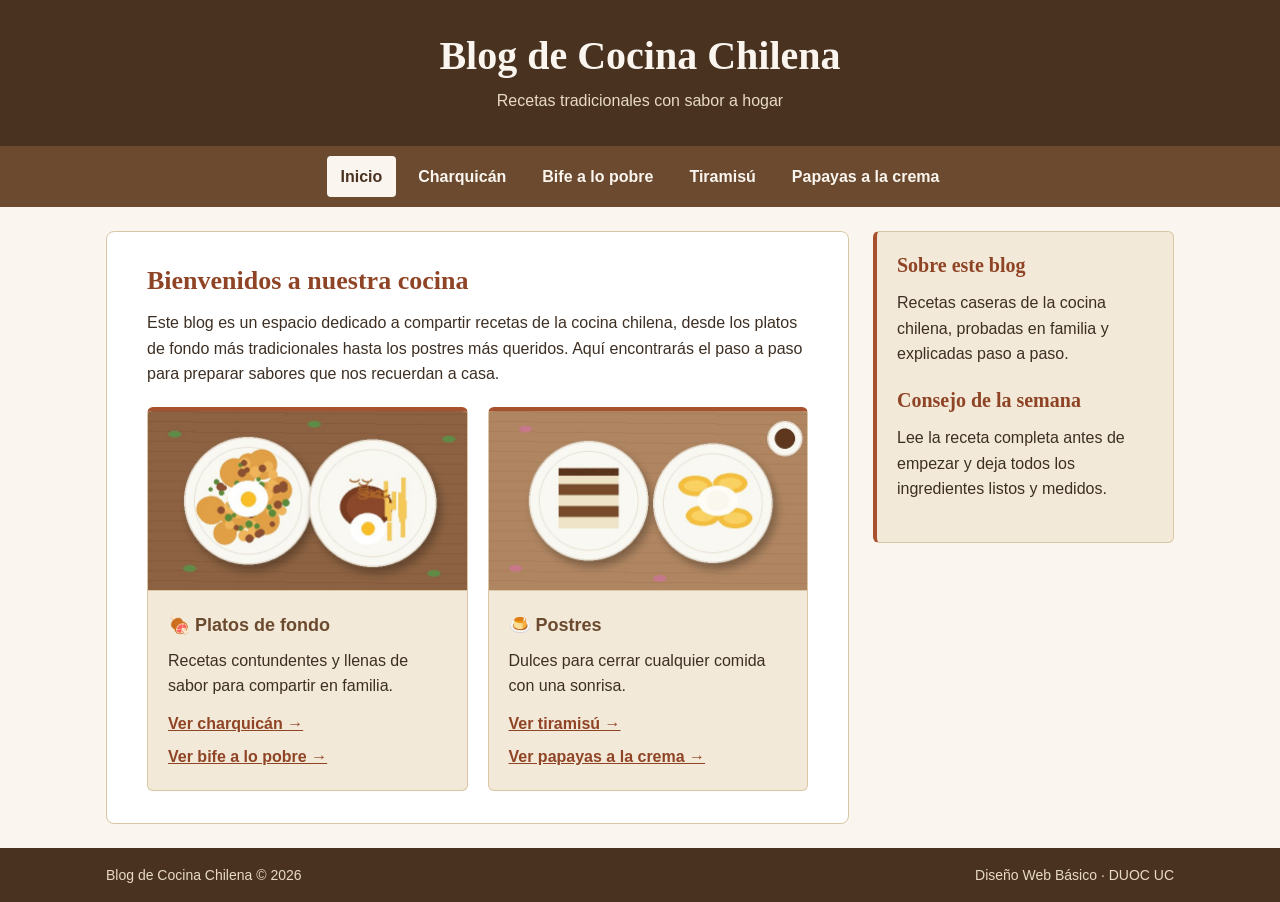
<file: semana-04/material-clase/index.html>
<!DOCTYPE html>
<html lang="es">
<head>
    <meta charset="UTF-8">
    <meta name="viewport" content="width=device-width, initial-scale=1.0">
    <title>Blog de Cocina Chilena</title>
    <!-- Una sola hoja de estilos para todo el sitio (el reset va dentro, al inicio) -->
    <link rel="stylesheet" href="assets/css/style.css">
</head>
<body>

    <header class="cabecera">
        <h1>Blog de Cocina Chilena</h1>
        <p>Recetas tradicionales con sabor a hogar</p>
    </header>

    <!-- Menú como lista dentro de <nav>. Está en TODAS las páginas.
         .navegacion ul es el contenedor flex: ordena los <li> en fila.
         class="actual" marca la página en la que estoy. -->
    <nav class="navegacion" aria-label="Menú principal">
        <ul>
            <li><a class="actual" href="index.html" aria-current="page">Inicio</a></li>
            <li><a href="platos-de-fondo/charquican.html">Charquicán</a></li>
            <li><a href="platos-de-fondo/bife-a-lo-pobre.html">Bife a lo pobre</a></li>
            <li><a href="postres/tiramisu.html">Tiramisú</a></li>
            <li><a href="postres/papayas-a-la-crema.html">Papayas a la crema</a></li>
        </ul>
    </nav>

    <!-- .contenedor centra el sitio (max-width + margin auto).
         .disposicion es flex: sus dos hijos (main y aside) quedan lado a lado. -->
    <div class="contenedor disposicion">

        <!-- Primera columna del layout: el hijo más ancho de .disposicion -->
        <main class="contenido">
            <h2>Bienvenidos a nuestra cocina</h2>
            <p>
                Este blog es un espacio dedicado a compartir recetas de la cocina chilena,
                desde los platos de fondo más tradicionales hasta los postres más queridos.
                Aquí encontrarás el paso a paso para preparar sabores que nos recuerdan a casa.
            </p>

            <!-- .tarjetas es el contenedor flex: ordena a sus hijos (.tarjeta) en fila -->
            <div class="tarjetas">
                <section class="tarjeta">
                    <!-- La imagen va primero y ocupa todo el ancho de la tarjeta -->
                    <img class="tarjeta-imagen" src="assets/img/platos-de-fondo.jpg" alt="Un plato de charquicán y otro de bife a lo pobre sobre una mesa de madera" width="640" height="400">
                    <!-- .tarjeta-cuerpo lleva el padding: así la imagen llega hasta los bordes -->
                    <div class="tarjeta-cuerpo">
                        <h3>🍖 Platos de fondo</h3>
                        <p>Recetas contundentes y llenas de sabor para compartir en familia.</p>
                        <!-- .tarjeta a pasa de inline a block: cada enlace en su línea -->
                        <a href="platos-de-fondo/charquican.html">Ver charquicán →</a>
                        <a href="platos-de-fondo/bife-a-lo-pobre.html">Ver bife a lo pobre →</a>
                    </div>
                </section>

                <section class="tarjeta">
                    <img class="tarjeta-imagen" src="assets/img/postres.jpg" alt="Una porción de tiramisú y papayas con crema sobre una mesa de madera" width="640" height="400">
                    <div class="tarjeta-cuerpo">
                        <h3>🍮 Postres</h3>
                        <p>Dulces para cerrar cualquier comida con una sonrisa.</p>
                        <a href="postres/tiramisu.html">Ver tiramisú →</a>
                        <a href="postres/papayas-a-la-crema.html">Ver papayas a la crema →</a>
                    </div>
                </section>
            </div>
        </main>

        <!-- Segunda columna del layout: el hijo más angosto de .disposicion -->
        <aside class="lateral">
            <h2>Sobre este blog</h2>
            <p>Recetas caseras de la cocina chilena, probadas en familia y explicadas paso a paso.</p>

            <h2>Consejo de la semana</h2>
            <p>Lee la receta completa antes de empezar y deja todos los ingredientes listos y medidos.</p>
        </aside>

    </div>

    <!-- .pie-pagina .contenedor es flex con space-between: un texto a cada extremo -->
    <footer class="pie-pagina">
        <div class="contenedor">
            <p>Blog de Cocina Chilena &copy; 2026</p>
            <p>Diseño Web Básico · DUOC UC</p>
        </div>
    </footer>

</body>
</html>
</file>
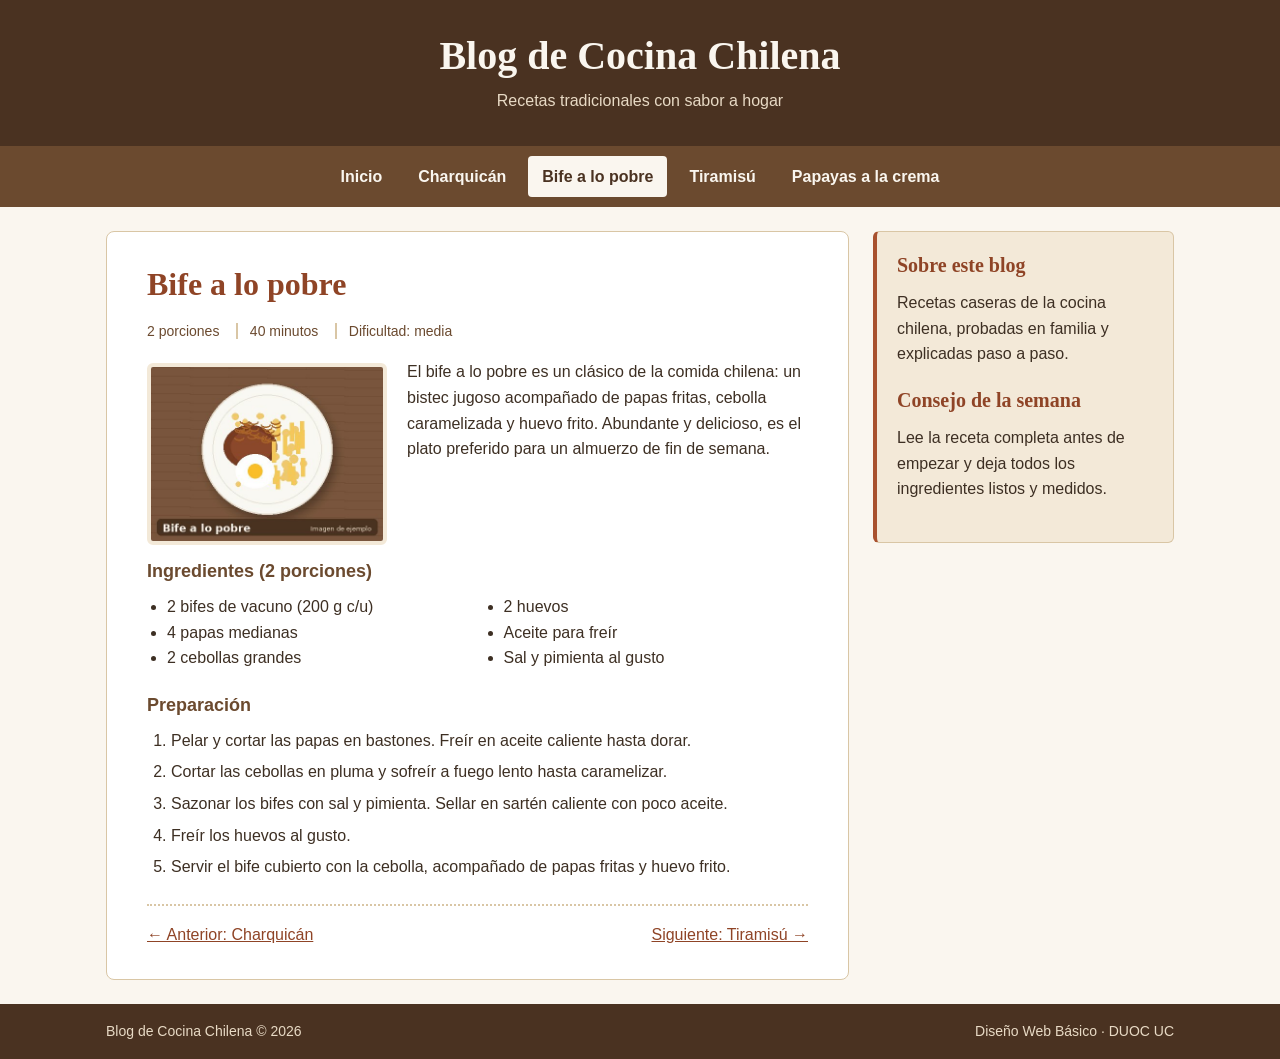
<file: semana-04/material-clase/platos-de-fondo/bife-a-lo-pobre.html>
<!DOCTYPE html>
<html lang="es">
<head>
    <meta charset="UTF-8">
    <meta name="viewport" content="width=device-width, initial-scale=1.0">
    <title>Bife a lo pobre — Blog de Cocina Chilena</title>
    <link rel="stylesheet" href="../assets/css/style.css">
</head>
<body>

    <header class="cabecera">
        <h1>Blog de Cocina Chilena</h1>
        <p>Recetas tradicionales con sabor a hogar</p>
    </header>

    <nav class="navegacion" aria-label="Menú principal">
        <ul>
            <li><a href="../index.html">Inicio</a></li>
            <li><a href="charquican.html">Charquicán</a></li>
            <li><a class="actual" href="bife-a-lo-pobre.html" aria-current="page">Bife a lo pobre</a></li>
            <li><a href="../postres/tiramisu.html">Tiramisú</a></li>
            <li><a href="../postres/papayas-a-la-crema.html">Papayas a la crema</a></li>
        </ul>
    </nav>

    <div class="contenedor disposicion">

        <main class="contenido">
            <!-- .receta usa display: flow-root para contener la imagen flotada -->
            <article class="receta">
                <h2>Bife a lo pobre</h2>
                <ul class="datos-receta">
                    <li>2 porciones</li>
                    <li>40 minutos</li>
                    <li>Dificultad: media</li>
                </ul>

                <img class="foto-receta" src="../assets/img/bife-a-lo-pobre.jpg" alt="Bife a lo pobre con papas fritas, cebolla caramelizada y huevo frito" width="240" height="180">
                <p>El bife a lo pobre es un clásico de la comida chilena: un bistec jugoso acompañado de papas fritas, cebolla caramelizada y huevo frito. Abundante y delicioso, es el plato preferido para un almuerzo de fin de semana.</p>

                <h3>Ingredientes (2 porciones)</h3>
                <ul class="ingredientes">
                    <li>2 bifes de vacuno (200 g c/u)</li>
                    <li>4 papas medianas</li>
                    <li>2 cebollas grandes</li>
                    <li>2 huevos</li>
                    <li>Aceite para freír</li>
                    <li>Sal y pimienta al gusto</li>
                </ul>

                <h3>Preparación</h3>
                <ol class="pasos">
                    <li>Pelar y cortar las papas en bastones. Freír en aceite caliente hasta dorar.</li>
                    <li>Cortar las cebollas en pluma y sofreír a fuego lento hasta caramelizar.</li>
                    <li>Sazonar los bifes con sal y pimienta. Sellar en sartén caliente con poco aceite.</li>
                    <li>Freír los huevos al gusto.</li>
                    <li>Servir el bife cubierto con la cebolla, acompañado de papas fritas y huevo frito.</li>
                </ol>

                <nav class="receta-pie" aria-label="Más recetas">
                    <a href="charquican.html">← Anterior: Charquicán</a>
                    <a class="siguiente" href="../postres/tiramisu.html">Siguiente: Tiramisú →</a>
                </nav>
            </article>
        </main>

        <aside class="lateral">
            <h2>Sobre este blog</h2>
            <p>Recetas caseras de la cocina chilena, probadas en familia y explicadas paso a paso.</p>

            <h2>Consejo de la semana</h2>
            <p>Lee la receta completa antes de empezar y deja todos los ingredientes listos y medidos.</p>
        </aside>

    </div>

    <footer class="pie-pagina">
        <div class="contenedor">
            <p>Blog de Cocina Chilena &copy; 2026</p>
            <p>Diseño Web Básico · DUOC UC</p>
        </div>
    </footer>

</body>
</html>
</file>
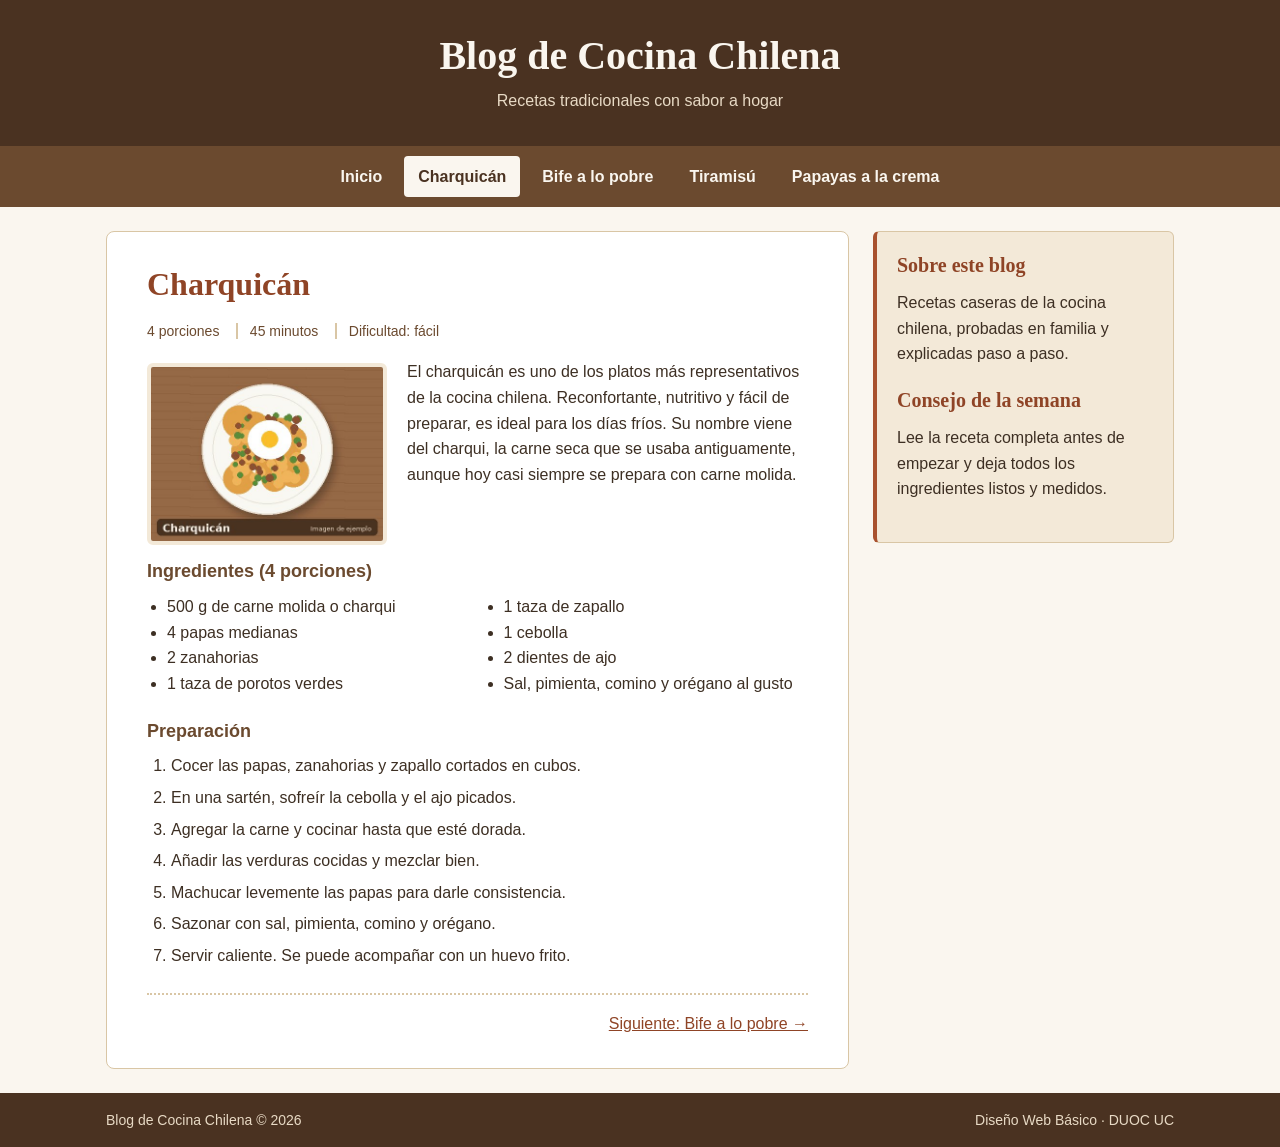
<file: semana-04/material-clase/platos-de-fondo/charquican.html>
<!DOCTYPE html>
<html lang="es">
<head>
    <meta charset="UTF-8">
    <meta name="viewport" content="width=device-width, initial-scale=1.0">
    <title>Charquicán — Blog de Cocina Chilena</title>
    <link rel="stylesheet" href="../assets/css/style.css">
</head>
<body>

    <header class="cabecera">
        <h1>Blog de Cocina Chilena</h1>
        <p>Recetas tradicionales con sabor a hogar</p>
    </header>

    <nav class="navegacion" aria-label="Menú principal">
        <ul>
            <li><a href="../index.html">Inicio</a></li>
            <li><a class="actual" href="charquican.html" aria-current="page">Charquicán</a></li>
            <li><a href="bife-a-lo-pobre.html">Bife a lo pobre</a></li>
            <li><a href="../postres/tiramisu.html">Tiramisú</a></li>
            <li><a href="../postres/papayas-a-la-crema.html">Papayas a la crema</a></li>
        </ul>
    </nav>

    <div class="contenedor disposicion">

        <main class="contenido">
            <!-- .receta usa display: flow-root para contener la imagen flotada -->
            <article class="receta">
                <h2>Charquicán</h2>
                <!-- .datos-receta li pasa de block a inline: quedan en una sola línea -->
                <ul class="datos-receta">
                    <li>4 porciones</li>
                    <li>45 minutos</li>
                    <li>Dificultad: fácil</li>
                </ul>

                <!-- float: left → el párrafo rodea a la imagen -->
                <img class="foto-receta" src="../assets/img/charquican.jpg" alt="Plato de charquicán servido con un huevo frito encima" width="240" height="180">
                <p>El charquicán es uno de los platos más representativos de la cocina chilena. Reconfortante, nutritivo y fácil de preparar, es ideal para los días fríos. Su nombre viene del charqui, la carne seca que se usaba antiguamente, aunque hoy casi siempre se prepara con carne molida.</p>

                <h3>Ingredientes (4 porciones)</h3>
                <!-- column-count: 2 reparte la lista en dos columnas -->
                <ul class="ingredientes">
                    <li>500 g de carne molida o charqui</li>
                    <li>4 papas medianas</li>
                    <li>2 zanahorias</li>
                    <li>1 taza de porotos verdes</li>
                    <li>1 taza de zapallo</li>
                    <li>1 cebolla</li>
                    <li>2 dientes de ajo</li>
                    <li>Sal, pimienta, comino y orégano al gusto</li>
                </ul>

                <h3>Preparación</h3>
                <ol class="pasos">
                    <li>Cocer las papas, zanahorias y zapallo cortados en cubos.</li>
                    <li>En una sartén, sofreír la cebolla y el ajo picados.</li>
                    <li>Agregar la carne y cocinar hasta que esté dorada.</li>
                    <li>Añadir las verduras cocidas y mezclar bien.</li>
                    <li>Machucar levemente las papas para darle consistencia.</li>
                    <li>Sazonar con sal, pimienta, comino y orégano.</li>
                    <li>Servir caliente. Se puede acompañar con un huevo frito.</li>
                </ol>

                <!-- .receta-pie es flex con space-between: un enlace a cada extremo -->
                <nav class="receta-pie" aria-label="Más recetas">
                    <a class="siguiente" href="bife-a-lo-pobre.html">Siguiente: Bife a lo pobre →</a>
                </nav>
            </article>
        </main>

        <aside class="lateral">
            <h2>Sobre este blog</h2>
            <p>Recetas caseras de la cocina chilena, probadas en familia y explicadas paso a paso.</p>

            <h2>Consejo de la semana</h2>
            <p>Lee la receta completa antes de empezar y deja todos los ingredientes listos y medidos.</p>
        </aside>

    </div>

    <footer class="pie-pagina">
        <div class="contenedor">
            <p>Blog de Cocina Chilena &copy; 2026</p>
            <p>Diseño Web Básico · DUOC UC</p>
        </div>
    </footer>

</body>
</html>
</file>
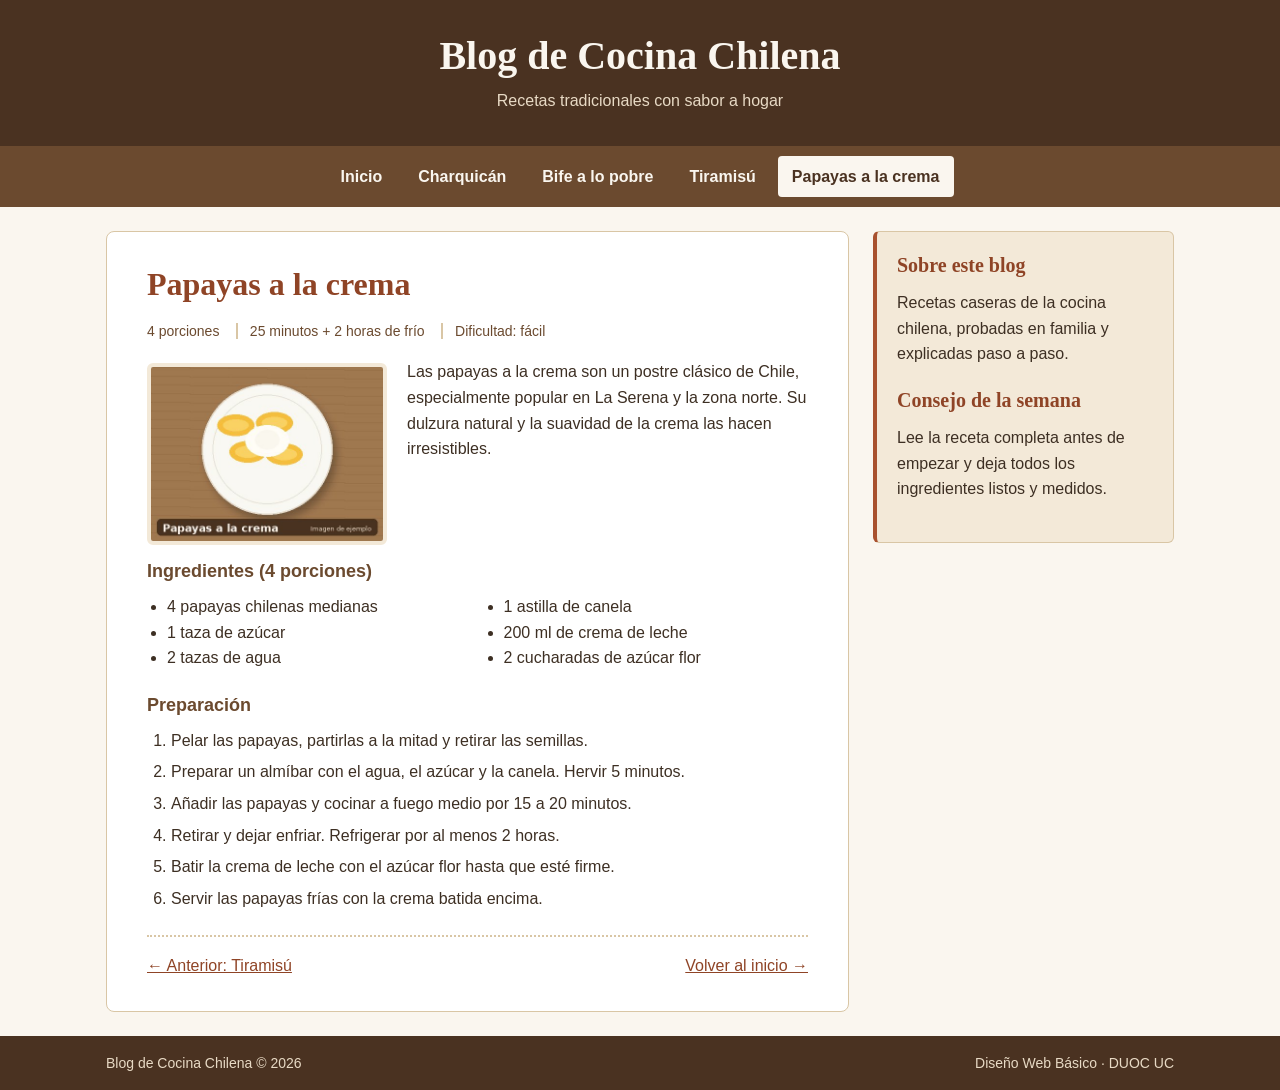
<file: semana-04/material-clase/postres/papayas-a-la-crema.html>
<!DOCTYPE html>
<html lang="es">
<head>
    <meta charset="UTF-8">
    <meta name="viewport" content="width=device-width, initial-scale=1.0">
    <title>Papayas a la crema — Blog de Cocina Chilena</title>
    <link rel="stylesheet" href="../assets/css/style.css">
</head>
<body>

    <header class="cabecera">
        <h1>Blog de Cocina Chilena</h1>
        <p>Recetas tradicionales con sabor a hogar</p>
    </header>

    <nav class="navegacion" aria-label="Menú principal">
        <ul>
            <li><a href="../index.html">Inicio</a></li>
            <li><a href="../platos-de-fondo/charquican.html">Charquicán</a></li>
            <li><a href="../platos-de-fondo/bife-a-lo-pobre.html">Bife a lo pobre</a></li>
            <li><a href="tiramisu.html">Tiramisú</a></li>
            <li><a class="actual" href="papayas-a-la-crema.html" aria-current="page">Papayas a la crema</a></li>
        </ul>
    </nav>

    <div class="contenedor disposicion">

        <main class="contenido">
            <!-- .receta usa display: flow-root para contener la imagen flotada -->
            <article class="receta">
                <h2>Papayas a la crema</h2>
                <ul class="datos-receta">
                    <li>4 porciones</li>
                    <li>25 minutos + 2 horas de frío</li>
                    <li>Dificultad: fácil</li>
                </ul>

                <img class="foto-receta" src="../assets/img/papayas-a-la-crema.jpg" alt="Papayas chilenas en almíbar servidas con crema batida" width="240" height="180">
                <p>Las papayas a la crema son un postre clásico de Chile, especialmente popular en La Serena y la zona norte. Su dulzura natural y la suavidad de la crema las hacen irresistibles.</p>

                <h3>Ingredientes (4 porciones)</h3>
                <ul class="ingredientes">
                    <li>4 papayas chilenas medianas</li>
                    <li>1 taza de azúcar</li>
                    <li>2 tazas de agua</li>
                    <li>1 astilla de canela</li>
                    <li>200 ml de crema de leche</li>
                    <li>2 cucharadas de azúcar flor</li>
                </ul>

                <h3>Preparación</h3>
                <ol class="pasos">
                    <li>Pelar las papayas, partirlas a la mitad y retirar las semillas.</li>
                    <li>Preparar un almíbar con el agua, el azúcar y la canela. Hervir 5 minutos.</li>
                    <li>Añadir las papayas y cocinar a fuego medio por 15 a 20 minutos.</li>
                    <li>Retirar y dejar enfriar. Refrigerar por al menos 2 horas.</li>
                    <li>Batir la crema de leche con el azúcar flor hasta que esté firme.</li>
                    <li>Servir las papayas frías con la crema batida encima.</li>
                </ol>

                <nav class="receta-pie" aria-label="Más recetas">
                    <a href="tiramisu.html">← Anterior: Tiramisú</a>
                    <a class="siguiente" href="../index.html">Volver al inicio →</a>
                </nav>
            </article>
        </main>

        <aside class="lateral">
            <h2>Sobre este blog</h2>
            <p>Recetas caseras de la cocina chilena, probadas en familia y explicadas paso a paso.</p>

            <h2>Consejo de la semana</h2>
            <p>Lee la receta completa antes de empezar y deja todos los ingredientes listos y medidos.</p>
        </aside>

    </div>

    <footer class="pie-pagina">
        <div class="contenedor">
            <p>Blog de Cocina Chilena &copy; 2026</p>
            <p>Diseño Web Básico · DUOC UC</p>
        </div>
    </footer>

</body>
</html>
</file>
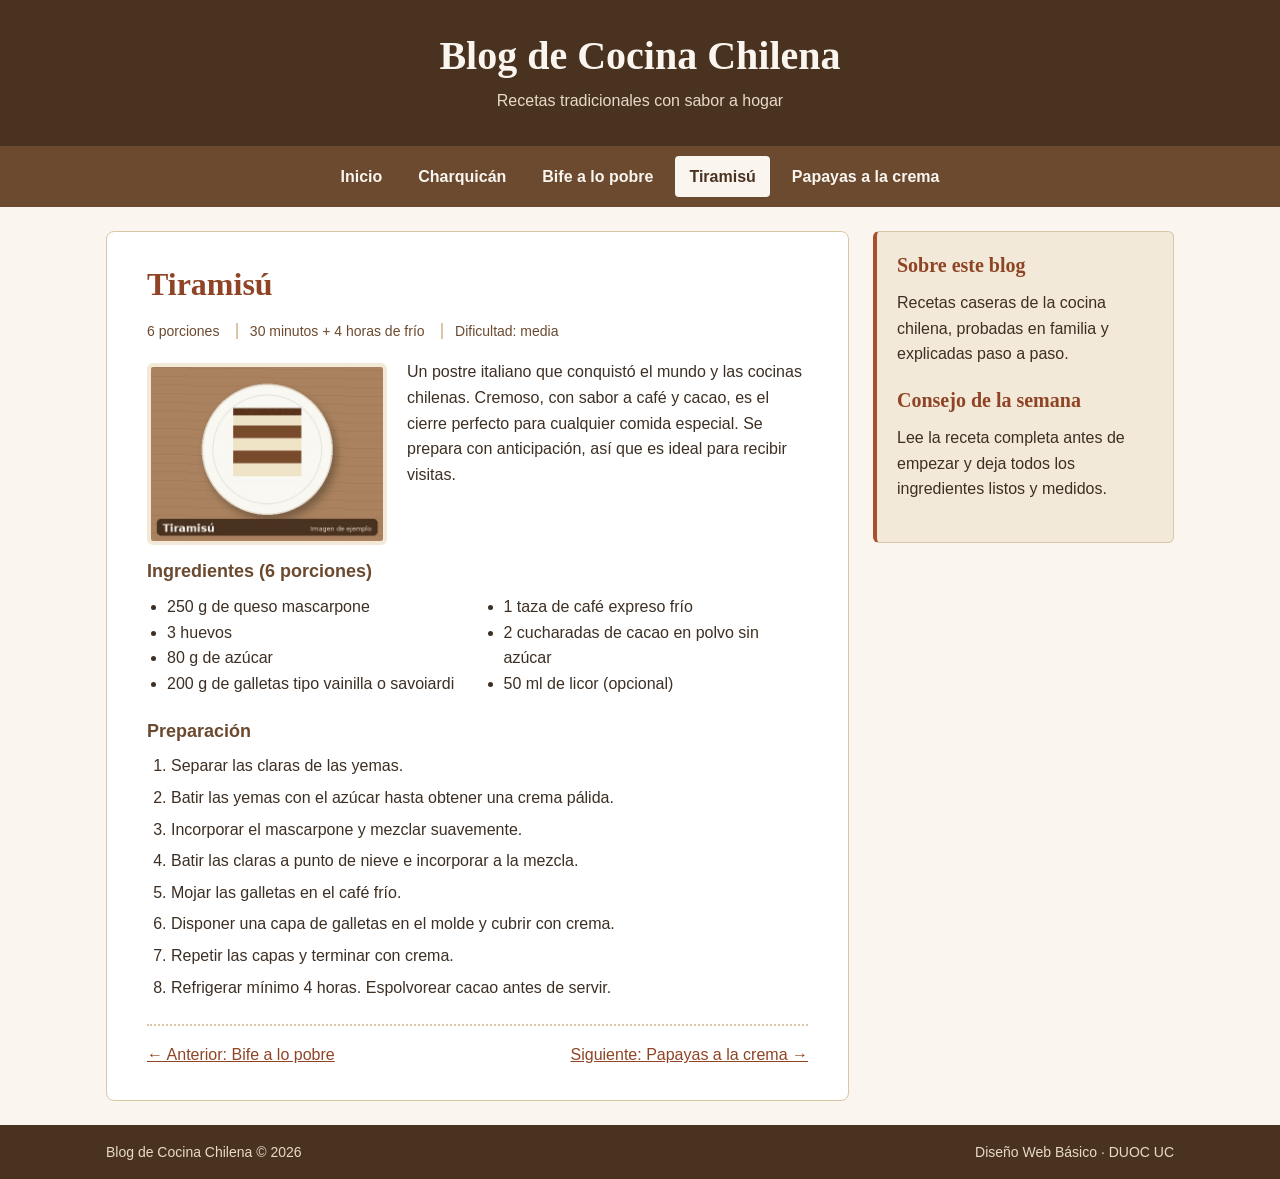
<file: semana-04/material-clase/postres/tiramisu.html>
<!DOCTYPE html>
<html lang="es">
<head>
    <meta charset="UTF-8">
    <meta name="viewport" content="width=device-width, initial-scale=1.0">
    <title>Tiramisú — Blog de Cocina Chilena</title>
    <link rel="stylesheet" href="../assets/css/style.css">
</head>
<body>

    <header class="cabecera">
        <h1>Blog de Cocina Chilena</h1>
        <p>Recetas tradicionales con sabor a hogar</p>
    </header>

    <nav class="navegacion" aria-label="Menú principal">
        <ul>
            <li><a href="../index.html">Inicio</a></li>
            <li><a href="../platos-de-fondo/charquican.html">Charquicán</a></li>
            <li><a href="../platos-de-fondo/bife-a-lo-pobre.html">Bife a lo pobre</a></li>
            <li><a class="actual" href="tiramisu.html" aria-current="page">Tiramisú</a></li>
            <li><a href="papayas-a-la-crema.html">Papayas a la crema</a></li>
        </ul>
    </nav>

    <div class="contenedor disposicion">

        <main class="contenido">
            <!-- .receta usa display: flow-root para contener la imagen flotada -->
            <article class="receta">
                <h2>Tiramisú</h2>
                <ul class="datos-receta">
                    <li>6 porciones</li>
                    <li>30 minutos + 4 horas de frío</li>
                    <li>Dificultad: media</li>
                </ul>

                <img class="foto-receta" src="../assets/img/tiramisu.jpg" alt="Porción de tiramisú con capas de crema y cacao espolvoreado" width="240" height="180">
                <p>Un postre italiano que conquistó el mundo y las cocinas chilenas. Cremoso, con sabor a café y cacao, es el cierre perfecto para cualquier comida especial. Se prepara con anticipación, así que es ideal para recibir visitas.</p>

                <h3>Ingredientes (6 porciones)</h3>
                <ul class="ingredientes">
                    <li>250 g de queso mascarpone</li>
                    <li>3 huevos</li>
                    <li>80 g de azúcar</li>
                    <li>200 g de galletas tipo vainilla o savoiardi</li>
                    <li>1 taza de café expreso frío</li>
                    <li>2 cucharadas de cacao en polvo sin azúcar</li>
                    <li>50 ml de licor (opcional)</li>
                </ul>

                <h3>Preparación</h3>
                <ol class="pasos">
                    <li>Separar las claras de las yemas.</li>
                    <li>Batir las yemas con el azúcar hasta obtener una crema pálida.</li>
                    <li>Incorporar el mascarpone y mezclar suavemente.</li>
                    <li>Batir las claras a punto de nieve e incorporar a la mezcla.</li>
                    <li>Mojar las galletas en el café frío.</li>
                    <li>Disponer una capa de galletas en el molde y cubrir con crema.</li>
                    <li>Repetir las capas y terminar con crema.</li>
                    <li>Refrigerar mínimo 4 horas. Espolvorear cacao antes de servir.</li>
                </ol>

                <nav class="receta-pie" aria-label="Más recetas">
                    <a href="../platos-de-fondo/bife-a-lo-pobre.html">← Anterior: Bife a lo pobre</a>
                    <a class="siguiente" href="papayas-a-la-crema.html">Siguiente: Papayas a la crema →</a>
                </nav>
            </article>
        </main>

        <aside class="lateral">
            <h2>Sobre este blog</h2>
            <p>Recetas caseras de la cocina chilena, probadas en familia y explicadas paso a paso.</p>

            <h2>Consejo de la semana</h2>
            <p>Lee la receta completa antes de empezar y deja todos los ingredientes listos y medidos.</p>
        </aside>

    </div>

    <footer class="pie-pagina">
        <div class="contenedor">
            <p>Blog de Cocina Chilena &copy; 2026</p>
            <p>Diseño Web Básico · DUOC UC</p>
        </div>
    </footer>

</body>
</html>
</file>
<file: semana-04/material-clase/assets/css/style.css>
/* ================================================
   BLOG DE COCINA CHILENA
   Diseño Web Básico - EXP2 Semana 4
   Archivo: assets/css/style.css
   Actividad Sumativa: Estilando mi sitio

   Una sola hoja de estilos para todo el sitio:
   0. Reset de Eric Meyer (siempre primero)
   1. box-sizing
   2. Estilos base (textos, enlaces del contenido)
   3. Cabecera
   4. Menú de navegación → display: flex
   5. Diagramación de la página → contenedor + flex
   6. Contenido y tarjetas → modelo de cajas + flex
   7. Columna lateral
   8. Recetas → inline, block, float, columnas
   9. Pie de página → flex

   PALETA DE COLORES DEL SITIO
   Café oscuro:  #4a3221  (cabecera, pie y hover del menú)
   Café medio:   #6b4a2f  (menú y subtítulos)
   Terracota:    #8f4426  (títulos y enlaces del contenido)
   Terracota cl: #a8512e  (solo bordes decorativos)
   Crema claro:  #faf6ef  (fondo de página)
   Crema cálido: #f3e9d8  (tarjetas y columna lateral)
   Borde suave:  #d9c6a5
   Texto:        #3d2f23  (casi negro cálido)

   Nota: el enlace terracota pasó de #a8512e a #8f4426.
   Sobre el fondo crema (#f3e9d8), #a8512e daba 4,5:1
   y no llegaba al mínimo AA; #8f4426 da 5,78:1.
   ================================================ */


/* ==================================================
   0. RESET DE ERIC MEYER (v2.0, dominio público)
   https://meyerweb.com/eric/tools/css/reset/
   Quita los márgenes, rellenos, viñetas y tamaños que
   el navegador trae por defecto. VA SIEMPRE PRIMERO:
   el navegador se queda con lo último que lee.
   ================================================== */
html, body, div, span, applet, object, iframe,
h1, h2, h3, h4, h5, h6, p, blockquote, pre,
a, abbr, acronym, address, big, cite, code,
del, dfn, em, img, ins, kbd, q, s, samp,
small, strike, strong, sub, sup, tt, var,
b, u, i, center,
dl, dt, dd, ol, ul, li,
fieldset, form, label, legend,
table, caption, tbody, tfoot, thead, tr, th, td,
article, aside, canvas, details, embed,
figure, figcaption, footer, header, hgroup,
menu, nav, output, ruby, section, summary,
time, mark, audio, video {
    margin: 0;
    padding: 0;
    border: 0;
    font-size: 100%;
    font: inherit;
    vertical-align: baseline;
}
article, aside, details, figcaption, figure,
footer, header, hgroup, menu, nav, section {
    display: block;
}
body {
    line-height: 1;
}
ol, ul {
    list-style: none;
}
blockquote, q {
    quotes: none;
}
blockquote:before, blockquote:after,
q:before, q:after {
    content: '';
    content: none;
}
table {
    border-collapse: collapse;
    border-spacing: 0;
}
/* ============ FIN DEL RESET ============ */


/* ==================================================
   1. BOX-SIZING
   El ancho que declaro incluye padding y borde.
   Sin esto, width: 300px + padding: 20px + border: 5px
   termina midiendo 350px.
   ================================================== */
* {
    box-sizing: border-box;
}


/* ==================================================
   2. ESTILOS BASE
   Después del reset todo quedó "plano": ahora
   nosotros decidimos cómo se ve cada cosa.
   ================================================== */

/* HERENCIA: todo el sitio hereda la tipografía y el color */
body {
    font-family: Arial, Helvetica, sans-serif;
    font-size: 16px;
    line-height: 1.6;               /* el reset lo dejó en 1 */
    color: #3d2f23;
    background-color: #faf6ef;
}

h2 {
    font-family: Georgia, 'Times New Roman', serif;
    font-size: 26px;
    font-weight: bold;
    line-height: 1.3;
    color: #8f4426;
    margin-bottom: 12px;
}

h3 {
    font-size: 18px;
    font-weight: bold;
    color: #6b4a2f;
    margin: 20px 0 8px;             
}

p {
    margin-bottom: 12px;
}

strong {
    font-weight: bold;              /* el reset también le quitó la negrita */
}

/* Las imágenes nunca se salen de su caja */
img {
    max-width: 100%;
    height: auto;
}

/* ENLACES DEL CONTENIDO (combinador descendiente)
   Se ven distintos a los del menú: color terracota y subrayado */
.contenido a,
.lateral a {
    color: #8f4426;
    text-decoration: underline;
}

.contenido a:hover,
.lateral a:hover {
    color: #4a3221;                 /* en :hover solo declaro lo que cambia */
    text-decoration: none;
}


/* ==================================================
   3. CABECERA
   ================================================== */
.cabecera {
    background-color: #4a3221;
    color: #faf6ef;
    text-align: center;
    padding: 32px 20px;
}

.cabecera h1 {
    font-family: Georgia, 'Times New Roman', serif;
    font-size: 40px;
    font-weight: bold;
    line-height: 1.2;
}

.cabecera p {
    color: #e8dac5;
    margin: 8px 0 0;
}


/* ==================================================
   4. MENÚ DE NAVEGACIÓN → display: flex
   flex se aplica al CONTENEDOR (el <ul>) y ordena a
   sus HIJOS DIRECTOS (los <li>) en una fila.
   ================================================== */
.navegacion {
    background-color: #6b4a2f;
    padding: 10px 20px;
}

.navegacion ul {
    display: flex;                  /* los <li> quedan en fila */
    flex-wrap: wrap;                /* si no caben, bajan a otra línea */
    justify-content: center;        /* alineación en el eje principal (horizontal) */
    align-items: center;            /* alineación en el eje cruzado (vertical) */
    gap: 8px;                       /* espacio entre los <li> */
}

/* Enlaces del MENÚ: distintos a los del contenido */
.navegacion a {
    display: block;               
    color: #faf6ef;
    font-weight: bold;
    text-decoration: none;
    padding: 8px 14px;
    border-radius: 4px;
}

.navegacion a:hover {
    background-color: #4a3221;
    color: #ffffff;
}

/* Página en la que estoy (selector combinado: clase dentro de clase) */
.navegacion .actual {
    background-color: #faf6ef;
    color: #4a3221;
}


/* ==================================================
   5. DIAGRAMACIÓN DE LA PÁGINA
   .contenedor centra el sitio y limita su ancho.
   .disposicion es un contenedor flex con DOS HIJOS:
   el contenido (<main>) y la columna lateral (<aside>).
   ================================================== */
.contenedor {
    max-width: 1100px;
    margin: 0 auto;               
    padding: 0 16px;
}

.disposicion {
    display: flex;
    flex-wrap: wrap;             
    align-items: flex-start;        
    gap: 24px;
    margin-top: 24px;
    margin-bottom: 24px;
}

/* flex: crece | se encoge | ancho base */
.contenido {
    flex: 3 1 560px;                /* crece 3 veces más que el lateral */
}

.lateral {
    flex: 1 1 240px;
}


/* ==================================================
   6. CONTENIDO Y TARJETAS → modelo de cajas + flex
   ================================================== */
.contenido {
    background-color: #ffffff;
    padding: 32px 40px;             /* arriba-abajo | izquierda-derecha */
    border: 1px solid #d9c6a5;
    border-radius: 8px;
}

/* .tarjetas es el CONTENEDOR flex de las .tarjeta */
.tarjetas {
    display: flex;
    flex-wrap: wrap;
    gap: 20px;
    margin-top: 20px;
}

/* Cada tarjeta: content + padding + border + margin.
   La tarjeta NO lleva padding: así la imagen llega
   hasta los bordes. El padding va en .tarjeta-cuerpo. */
.tarjeta {
    flex: 1 1 240px;                /* lado a lado si caben; si no, una debajo de otra */
    display: flex;                  /* la tarjeta también es contenedor flex... */
    flex-direction: column;         /* ...pero en columna: imagen arriba, cuerpo abajo */
    background-color: #f3e9d8;
    border: 1px solid #d9c6a5;
    border-top: 4px solid #a8512e;  /* borde de un solo lado */
    border-radius: 6px;
    overflow: hidden;               /* la imagen respeta las esquinas redondeadas */
}

/* Imagen de portada de la tarjeta */
.tarjeta-imagen {
    display: block;                 /* quita el espacio que deja una imagen inline */
    width: 100%;                    /* ocupa todo el ancho de la tarjeta */
    height: 180px;                  /* todas las imágenes con el mismo alto... */
    object-fit: cover;              /* ...recortadas sin deformarse */
    border-bottom: 1px solid #d9c6a5;
}

.tarjeta-cuerpo {
    flex: 1;                        /* el cuerpo ocupa el alto que sobra */
    padding: 20px;
}

.tarjeta h3 {
    margin-top: 0;
}

/* inline → block: cada enlace en su propia línea */
.tarjeta a {
    display: block;
    font-weight: bold;
    margin-top: 8px;
}


/* ==================================================
   7. COLUMNA LATERAL
   ================================================== */
.lateral {
    background-color: #f3e9d8;
    padding: 20px;
    border: 1px solid #d9c6a5;
    border-left: 4px solid #a8512e;
    border-radius: 6px;
}

.lateral h2 {
    font-size: 20px;
}

.lateral h2 + p {
    margin-bottom: 20px;
}


/* ==================================================
   8. RECETAS
   ================================================== */

/* flow-root: la caja de la receta CONTIENE a la
   imagen flotada aunque el texto sea corto */
.receta {
    display: flow-root;
}

.receta h2 {
    font-size: 32px;
}

/* block → inline: los <li> quedan en una sola línea */
.datos-receta {
    margin-bottom: 16px;
}

.datos-receta li {
    display: inline;
    font-size: 14px;
    color: #6b4a2f;
    margin-right: 12px;
}

.datos-receta li + li {
    padding-left: 12px;
    border-left: 2px solid #d9c6a5;
}

/* float: el texto RODEA a la imagen.
   Es el uso correcto de float hoy. Para el layout usamos flex. */
.foto-receta {
    float: left;
    margin: 4px 20px 12px 0;        /* arriba | derecha | abajo | izquierda */
    border: 4px solid #f3e9d8;
    border-radius: 6px;
}

/* clear: los subtítulos empiezan debajo de la imagen */
.receta h3 {
    clear: both;
}

/* El reset quitó las viñetas y los números: los devolvemos */
.ingredientes {
    list-style: disc;
    padding-left: 20px;
    column-count: 2;                /* la lista se reparte en 2 columnas */
    column-gap: 32px;
}

.ingredientes li {
    break-inside: avoid;            /* un ingrediente no se corta entre columnas */
}

.pasos {
    list-style: decimal;
    padding-left: 24px;
}

.pasos li {
    margin-bottom: 6px;
}

/* Navegación entre recetas: un enlace a cada extremo */
.receta-pie {
    display: flex;
    flex-wrap: wrap;
    justify-content: space-between; /* uno a la izquierda y otro a la derecha */
    gap: 12px;
    margin-top: 24px;
    padding-top: 16px;
    border-top: 2px dotted #d9c6a5;
}

/* margin-left: auto "empuja" al enlace hasta la derecha,
   aunque esté solo (por ejemplo, en la primera receta) */
.receta-pie .siguiente {
    margin-left: auto;
}


/* ==================================================
   9. PIE DE PÁGINA → flex con space-between
   ================================================== */
.pie-pagina {
    background-color: #4a3221;
    color: #e8dac5;
    font-size: 14px;
    padding: 16px 0;
}

.pie-pagina .contenedor {
    display: flex;
    flex-wrap: wrap;
    justify-content: space-between;
    gap: 8px;
}

.pie-pagina p {
    margin: 0;
}


/* ==================================================
   AJUSTE PARA PANTALLAS ANGOSTAS (celular)
   ================================================== */
@media (max-width: 600px) {
    .cabecera h1 {
        font-size: 30px;
    }

    .contenido {
        padding: 24px 20px;
    }

    .ingredientes {
        column-count: 1;
    }

    .foto-receta {
        float: none;                /* en celular la foto va arriba, sin texto al lado */
        display: block;
        margin: 0 0 12px;
    }
}
</file>
